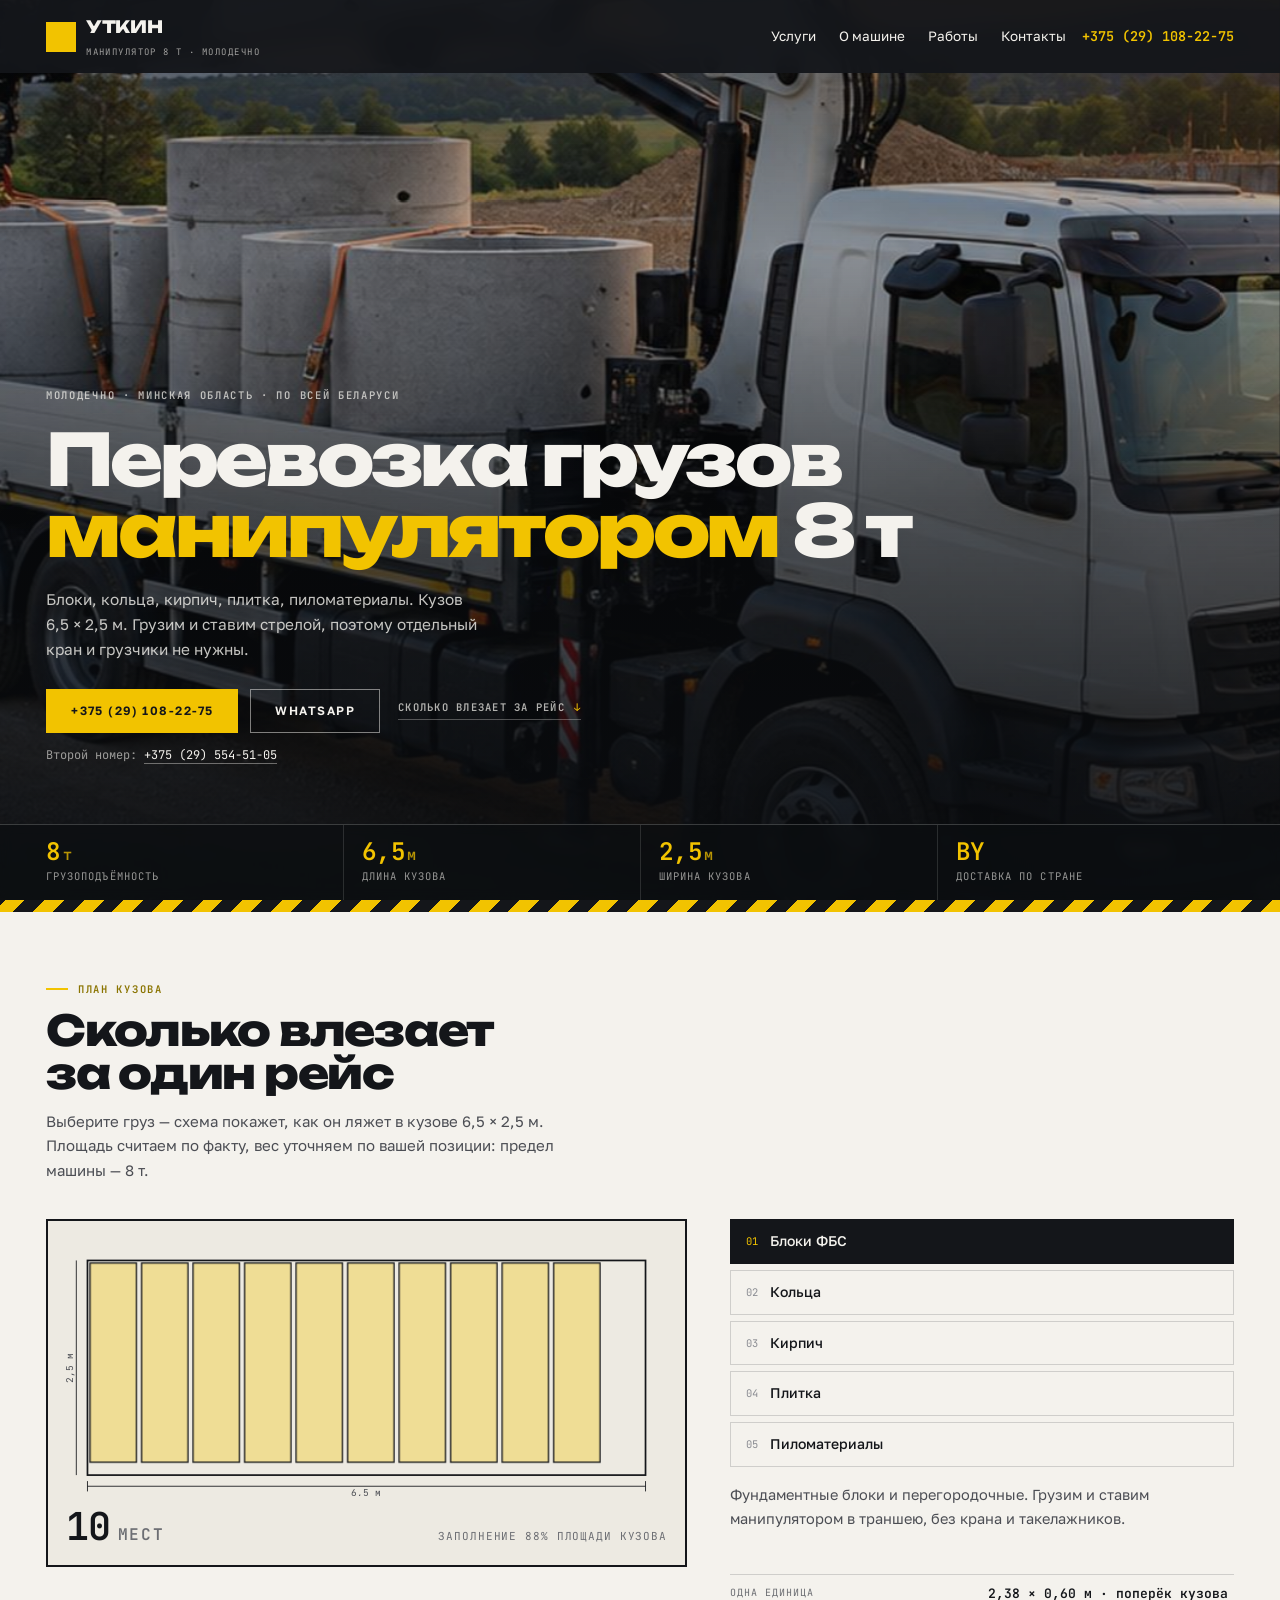
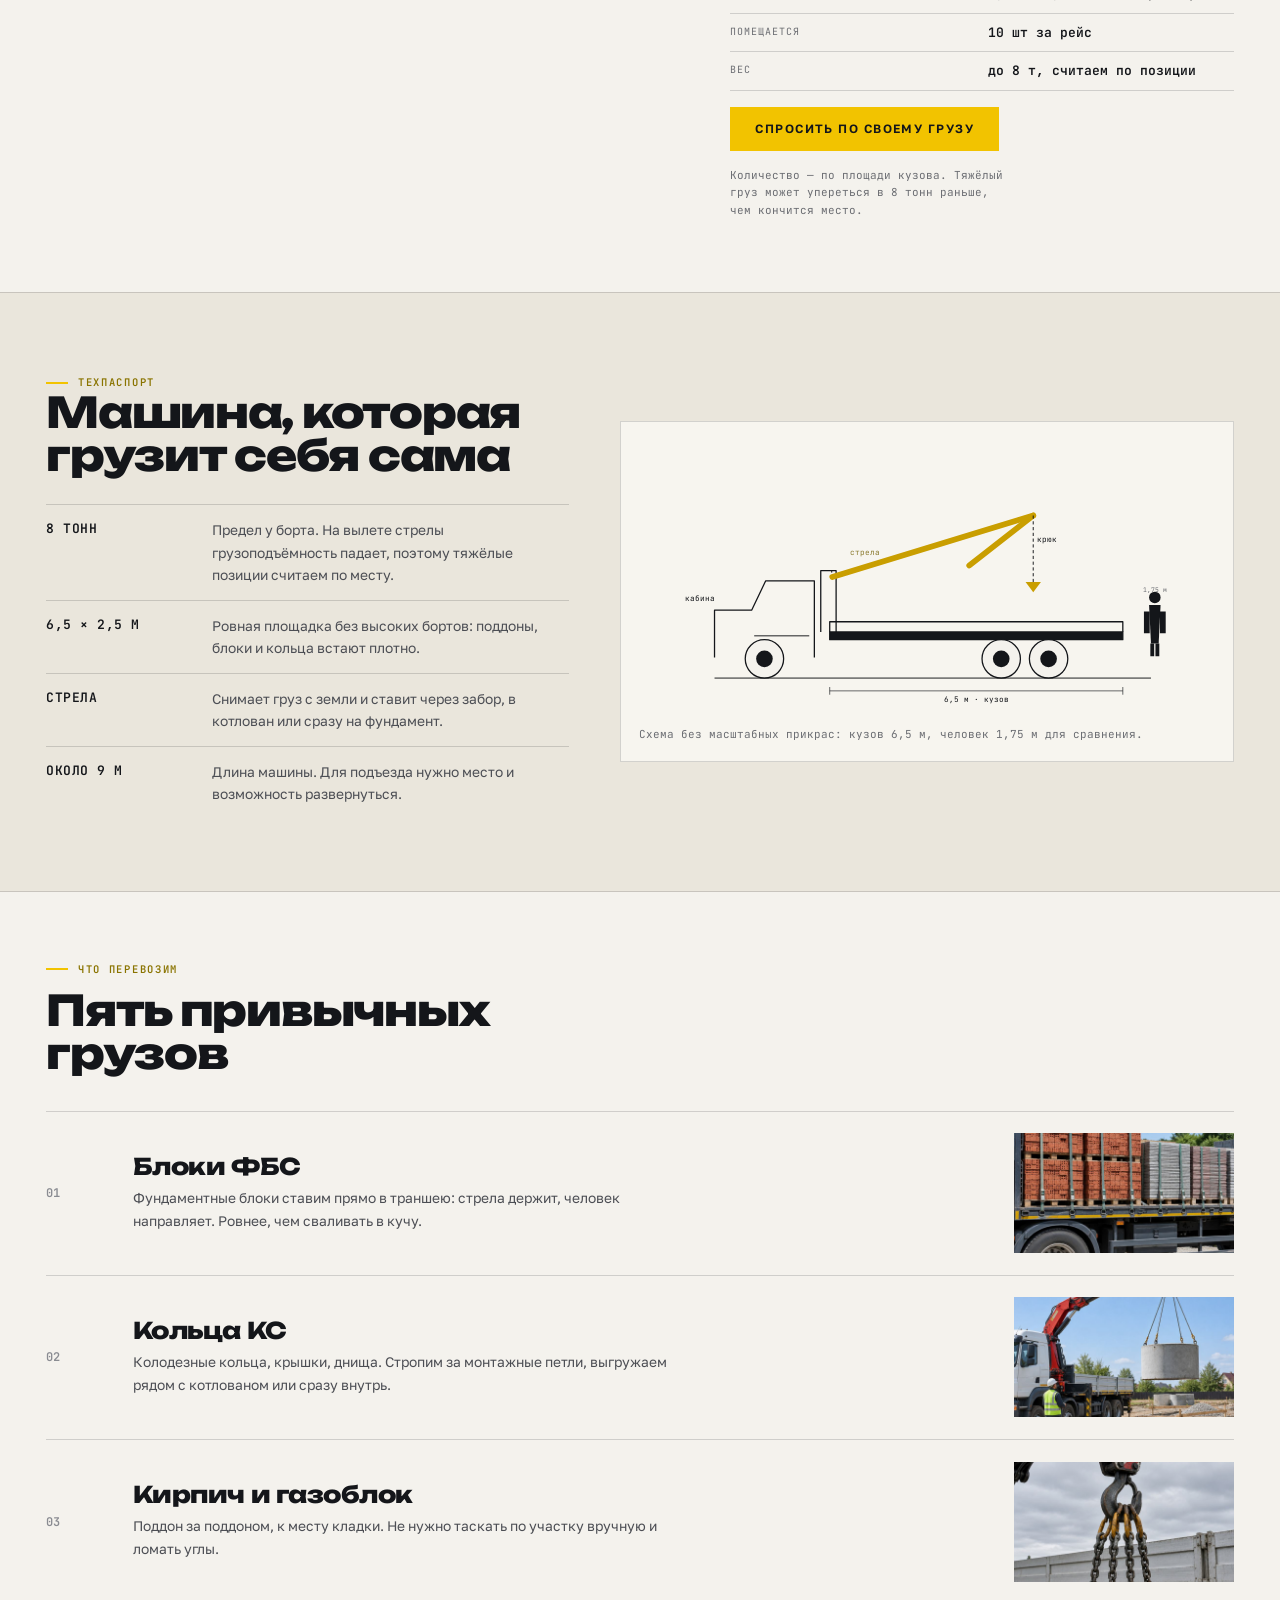
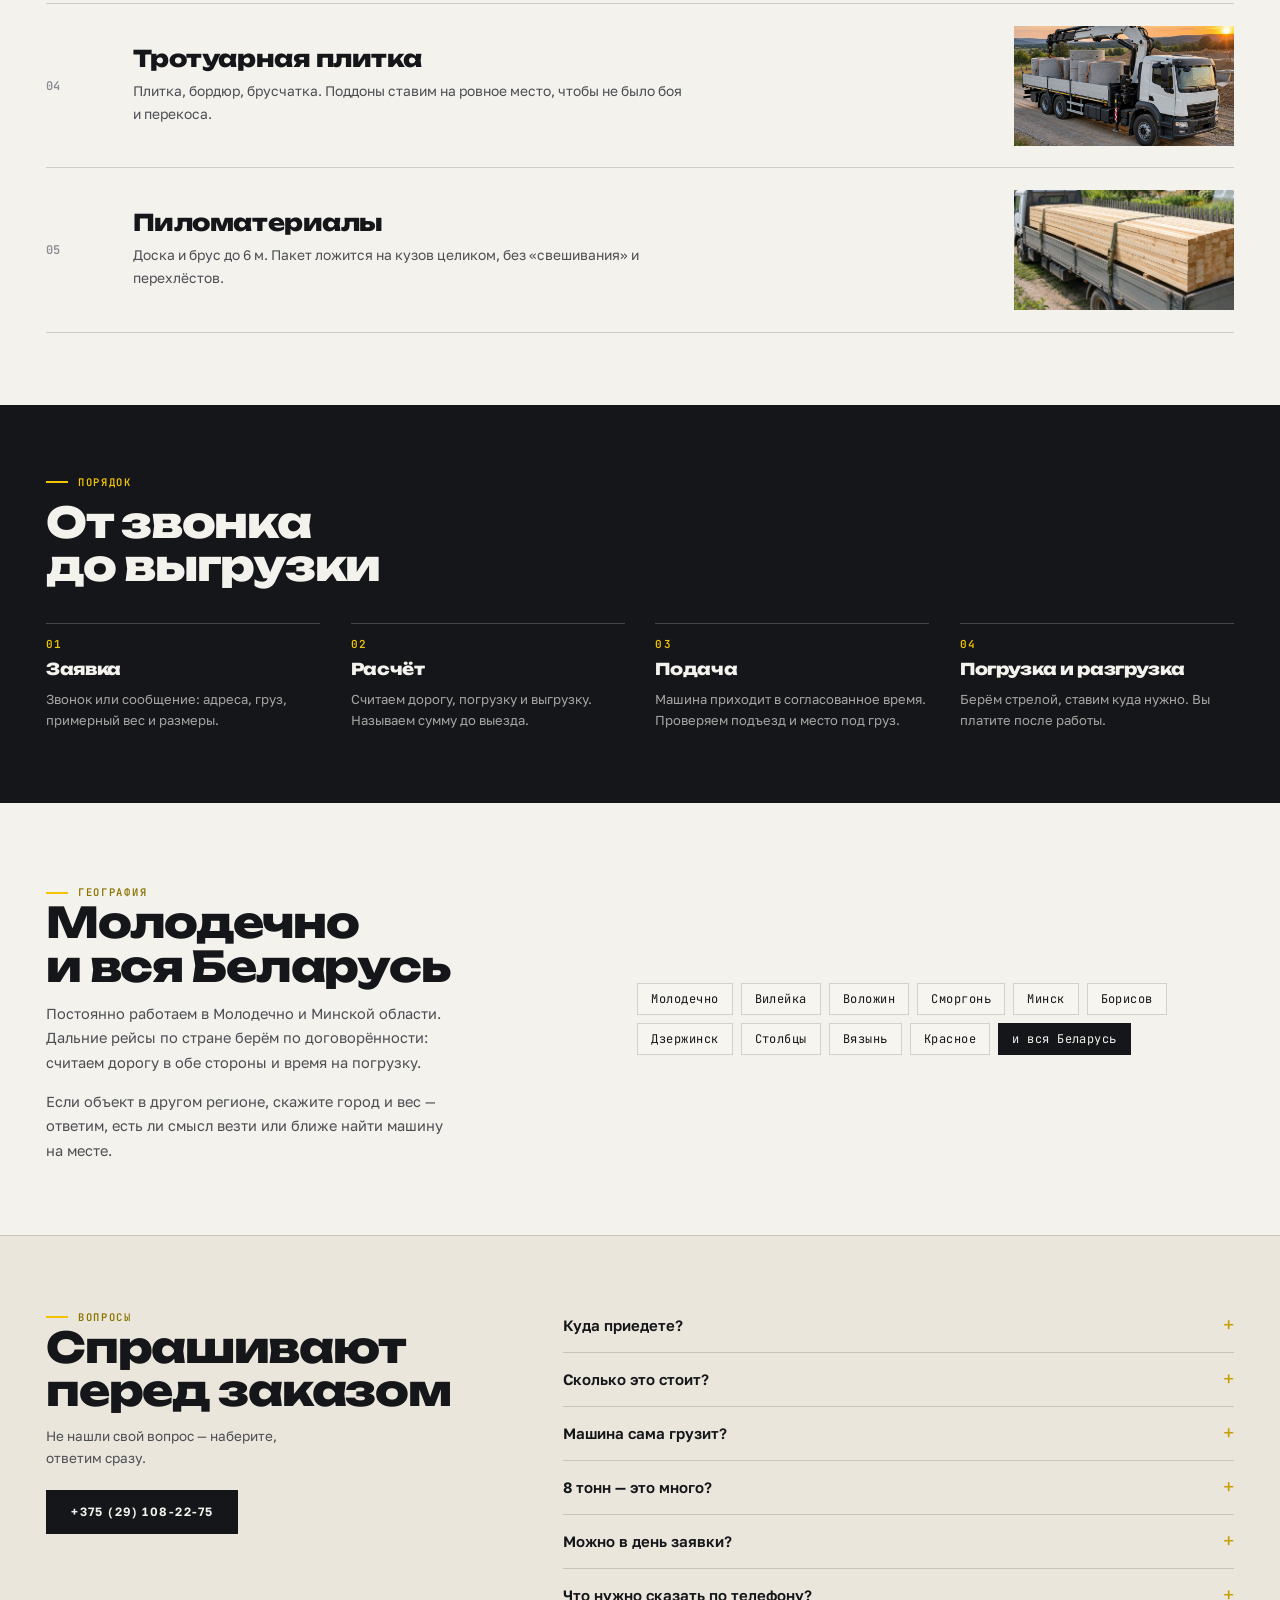
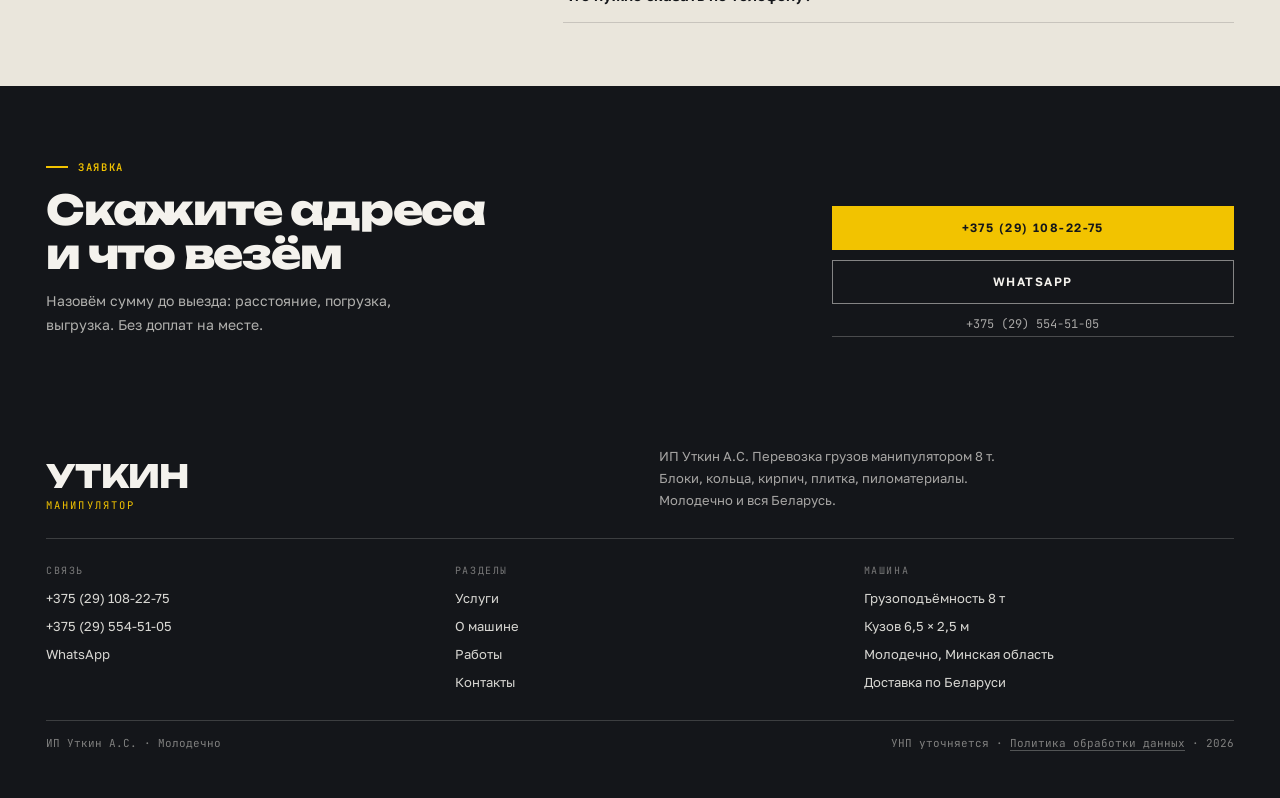
<file: index.html>
<!DOCTYPE html>
<html lang="ru">
<head>
<meta charset="utf-8">
<meta name="viewport" content="width=device-width, initial-scale=1">
<title>Перевозка грузов манипулятором 8 т — Молодечно | ИП Уткин А.С.</title>
<meta name="description" content="Услуги манипулятора 8 т в Молодечно: блоки, кольца, кирпич, плитка, пиломатериалы. Кузов 6,5 × 2,5 м, доставка по Минской области и всей Беларуси.">
<link rel="canonical" href="https://romjjjke.github.io/utkin-manipulyator/index.html">
<meta property="og:type" content="website">
<meta property="og:title" content="Перевозка грузов манипулятором 8 т — Молодечно | ИП Уткин А.С.">
<meta property="og:description" content="Услуги манипулятора 8 т в Молодечно: блоки, кольца, кирпич, плитка, пиломатериалы. Кузов 6,5 × 2,5 м, доставка по Минской области и всей Беларуси.">
<meta property="og:image" content="https://romjjjke.github.io/utkin-manipulyator/assets/img/hero.jpg">
<meta name="theme-color" content="#14161A">
<link rel="icon" href="favicon.svg" type="image/svg+xml">
<style>[hidden]{display:none!important}
*{box-sizing:border-box}
html{-webkit-text-size-adjust:100%;scroll-behavior:smooth;overflow-x:clip}
body{margin:0;background:#F4F2ED;color:#14161A;font:400 16.5px/1.62 "Golos Text",Arial,sans-serif;overflow-x:clip}
img{display:block;max-width:100%;height:auto}
a{color:inherit;text-decoration:none}
h1,h2,h3,p,ul,ol,figure,dl,dd,table{margin:0}
ul,ol{padding:0;list-style:none}
button{font:inherit;color:inherit;cursor:pointer}
.wrap{padding-inline:clamp(16px,3.6vw,56px);max-width:1500px;margin:0 auto}
.hd{position:fixed;top:0;left:0;right:0;z-index:80;background:rgba(20,22,26,.94);backdrop-filter:blur(12px);transition:box-shadow .3s,padding .3s}
.hd--solid,.hd.is-stuck{box-shadow:0 1px 0 rgba(20,22,26,.14)}
.hd__in{display:flex;align-items:center;gap:16px;padding:14px clamp(16px,3.6vw,56px)}
.logo{display:flex;align-items:center;gap:10px;margin-right:auto;color:#F4F2ED}
.logo b{font:800 17px/1 "Unbounded",Arial,sans-serif;letter-spacing:-.02em}
.logo i{display:block;font:400 9px/1.5 "JetBrains Mono",monospace;letter-spacing:.16em;text-transform:uppercase;font-style:normal;opacity:.62;margin-top:5px}
.logo__m{width:30px;height:30px;background:#F2C300;flex:0 0 30px}
.nav{display:flex;gap:clamp(12px,1.8vw,26px)}
.nav a{color:#F4F2ED;font:400 13.5px/1 "Golos Text",sans-serif;padding:6px 0;position:relative}
.nav a::after{content:"";position:absolute;left:0;right:100%;bottom:0;height:2px;background:#F2C300;transition:right .3s}
.nav a:hover::after,.nav a[aria-current]::after{right:0}
.hd__tel{color:#F2C300;font:600 13.5px/1 "JetBrains Mono",monospace;white-space:nowrap}
.burger{display:none;width:42px;height:42px;border:1px solid rgba(244,242,237,.4);background:transparent;color:#F4F2ED;align-items:center;justify-content:center;flex-direction:column;gap:5px}
.burger span{display:block;width:18px;height:1.5px;background:currentColor}
.btn{display:inline-flex;align-items:center;justify-content:center;gap:9px;padding:15px 24px;border:1px solid #F2C300;background:#F2C300;color:#14161A;font:600 12px/1 "Golos Text",sans-serif;letter-spacing:.12em;text-transform:uppercase;transition:background .22s,color .22s,border-color .22s}
.btn:hover{background:#14161A;color:#F2C300;border-color:#14161A}
.btn--dark{background:#14161A;border-color:#14161A;color:#F4F2ED}
.btn--dark:hover{background:#F2C300;border-color:#F2C300;color:#14161A}
.btn--line{background:transparent;border-color:rgba(244,242,237,.5);color:#F4F2ED}
.btn--line:hover{background:#F4F2ED;color:#14161A;border-color:#F4F2ED}
.drawer{position:fixed;inset:0;z-index:200;background:rgba(10,11,13,.66);display:flex;justify-content:flex-end;backdrop-filter:blur(3px)}
.drawer__in{width:min(400px,90vw);height:100%;background:#14161A;color:#F4F2ED;padding:22px;display:flex;flex-direction:column;gap:14px;overflow-y:auto}
.drawer__x{align-self:flex-end;width:40px;height:40px;border:1px solid rgba(244,242,237,.34);background:transparent;color:#F4F2ED;font:300 22px/1 "Golos Text",sans-serif}
.drawer__nav{display:grid;margin-top:8px}
.drawer__nav a{padding:14px 0;border-bottom:1px solid rgba(244,242,237,.16);font:600 20px/1.1 "Unbounded",Arial,sans-serif}
.drawer__foot{margin-top:auto;font:400 11.5px/1.6 "JetBrains Mono",monospace;color:rgba(244,242,237,.5)}
.mobar{display:none}
body.is-locked{overflow:hidden}
@media (max-width:1020px){.nav{display:none}.hd__tel{display:none}.burger{display:flex}}
@media (max-width:760px){
  .mobar{display:grid;grid-template-columns:1fr 1fr;gap:8px;position:fixed;left:0;right:0;bottom:0;z-index:120;padding:8px;background:rgba(20,22,26,.97)}
  .mobar .btn{padding:15px 8px;font-size:11px}
  body{padding-bottom:66px}
}
</style>
<link rel="preconnect" href="https://fonts.googleapis.com">
<link rel="preconnect" href="https://fonts.gstatic.com" crossorigin>
<link rel="stylesheet" href="https://fonts.googleapis.com/css2?family=Unbounded:wght@400;600;800&family=Golos+Text:wght@400;500;600&family=JetBrains+Mono:wght@400;600&display=swap">
<link rel="stylesheet" href="assets/css/style.v1.css">
<script type="application/ld+json">{"@context": "https://schema.org", "@type": "LocalBusiness", "name": "ИП Уткин А.С. — услуги манипулятора", "description": "Перевозка грузов манипулятором 8 т: блоки, кольца, кирпич, плитка, пиломатериалы. Молодечно, Минская область, доставка по всей Беларуси.", "url": "https://romjjjke.github.io/utkin-manipulyator/", "telephone": ["+375 (29) 108-22-75", "+375 (29) 554-51-05"], "priceRange": "по договорённости", "address": {"@type": "PostalAddress", "addressLocality": "Молодечно", "addressRegion": "Минская область", "addressCountry": "BY"}, "areaServed": "Беларусь"}</script>
</head>
<body class="has-hero">
<header class="hd" id="hd">
  <div class="hd__in">
    <a class="logo" href="index.html"><span class="logo__m"></span><span><b>УТКИН</b><i>манипулятор 8 т · Молодечно</i></span></a>
    <nav class="nav" aria-label="Разделы"><a href="uslugi.html">Услуги</a><a href="o-mashine.html">О машине</a><a href="raboty.html">Работы</a><a href="kontakty.html">Контакты</a></nav>
    <a class="hd__tel" href="tel:+375291082275">+375 (29) 108-22-75</a>
    <button class="burger" id="burger" type="button" aria-expanded="false" aria-controls="drawer" aria-label="Открыть меню"><span></span><span></span><span></span></button>
  </div>
</header>
<section class="hero">
  <div class="hero__bg" data-parallax="0.14"><img src="assets/img/hero.jpg" alt="Манипулятор с кольцами на площадке" width="1600" height="930" fetchpriority="high"></div>
  <span class="hero__veil"></span>
  <div class="wrap hero__in">
    <p class="hero__kick">Молодечно · Минская область · по всей Беларуси</p>
    <h1 class="hero__h1">Перевозка грузов<br><em>манипулятором</em> 8 т</h1>
    <p class="hero__lead">Блоки, кольца, кирпич, плитка, пиломатериалы. Кузов 6,5 × 2,5 м. Грузим и ставим стрелой, поэтому отдельный кран и грузчики не нужны.</p>
    <div class="hero__cta">
      <a class="btn" href="tel:+375291082275">+375 (29) 108-22-75</a>
      <a class="btn btn--line" href="https://wa.me/375291082275">WhatsApp</a>
      <a class="hero__more" href="#zagruzka">Сколько влезает за рейс <i>↓</i></a>
    </div>
    <p class="hero__sub">Второй номер: <a href="tel:+375295545105">+375 (29) 554-51-05</a></p>
  </div>
  <div class="plate"><div class="wrap plate__in"><div class="plate__c"><b>8<i>т</i></b><span>грузоподъёмность</span></div><div class="plate__c"><b>6,5<i>м</i></b><span>длина кузова</span></div><div class="plate__c"><b>2,5<i>м</i></b><span>ширина кузова</span></div><div class="plate__c"><b>BY<i></i></b><span>доставка по стране</span></div></div></div>
</section>
<div class="hazard" aria-hidden="true"></div>

<section class="load" id="zagruzka">
  <div class="wrap">
    <div class="sec__head">
      <p class="kick">План кузова</p>
      <h2 class="h2">Сколько влезает<br>за один рейс</h2>
      <p class="sec__lead">Выберите груз — схема покажет, как он ляжет в кузове 6,5 × 2,5 м. Площадь считаем по факту, вес уточняем по вашей позиции: предел машины — 8 т.</p>
    </div>
    <div class="load__body">
      <div class="load__fig">
        <svg id="bodyPlan" viewBox="0 0 700 300" role="img" aria-label="План кузова с грузом">
          <rect x="0" y="0" width="700" height="300" fill="#EDEAE2"/>
          <g id="planUnits"></g>
          <rect id="planFrame" x="25" y="25" width="650" height="250" fill="none" stroke="#14161A" stroke-width="2"/>
          <g id="planDims"></g>
        </svg>
        <div class="load__read">
          <p class="load__num"><span id="loadCount">0</span><i>мест</i></p>
          <p class="load__fill" id="loadFill">заполнение кузова</p>
        </div>
      </div>
      <div class="load__ctrl">
        <div class="cg__list" role="tablist" aria-label="Тип груза"><button type="button" class="cg is-on" data-c="blocks" role="tab" aria-selected="true"><i>01</i>Блоки ФБС</button><button type="button" class="cg" data-c="rings" role="tab" aria-selected="false"><i>02</i>Кольца</button><button type="button" class="cg" data-c="brick" role="tab" aria-selected="false"><i>03</i>Кирпич</button><button type="button" class="cg" data-c="tile" role="tab" aria-selected="false"><i>04</i>Плитка</button><button type="button" class="cg" data-c="lumber" role="tab" aria-selected="false"><i>05</i>Пиломатериалы</button></div>
        <p class="load__desc" id="loadDesc"></p>
        <dl class="load__spec">
          <div><dt>Одна единица</dt><dd id="specUnit">—</dd></div>
          <div><dt>Помещается</dt><dd id="specCount">—</dd></div>
          <div><dt>Вес</dt><dd>до 8 т, считаем по позиции</dd></div>
        </dl>
        <a class="btn" href="https://wa.me/375291082275">Спросить по своему грузу</a>
        <p class="load__fine">Количество — по площади кузова. Тяжёлый груз может упереться в 8 тонн раньше, чем кончится место.</p>
      </div>
    </div>
  </div>
</section>

<section class="tech">
  <div class="wrap tech__grid">
    <div class="tech__txt">
      <p class="kick">Техпаспорт</p>
      <h2 class="h2">Машина, которая<br>грузит себя сама</h2>
      <ul class="tech__list">
        <li><b>8 тонн</b><span>Предел у борта. На вылете стрелы грузоподъёмность падает, поэтому тяжёлые позиции считаем по месту.</span></li>
        <li><b>6,5 × 2,5 м</b><span>Ровная площадка без высоких бортов: поддоны, блоки и кольца встают плотно.</span></li>
        <li><b>Стрела</b><span>Снимает груз с земли и ставит через забор, в котлован или сразу на фундамент.</span></li>
        <li><b>Около 9 м</b><span>Длина машины. Для подъезда нужно место и возможность развернуться.</span></li>
      </ul>
    </div>
    <figure class="tech__fig"><svg viewBox="0 0 900 430" class="truck" role="img" aria-label="Схема машины с манипулятором: кузов 6,5 метра, ширина 2,5 метра, человек для масштаба">
  <g stroke="#14161A" fill="none" stroke-width="2" stroke-linejoin="round">
    <path d="M118 340 v-74 h58 l22 -46 h76 v120" />
    <path d="M180 306 h86" stroke-width="1.5"/>
    <rect x="298" y="300" width="458" height="12" fill="#14161A"/>
    <path d="M298 300 v-16 h458 v16"/>
    <path d="M284 300 v-96 h24 v96" />
    <path d="M302 206 L300 206" />
    <circle cx="196" cy="342" r="30" fill="#F4F2ED"/>
    <circle cx="196" cy="342" r="13" fill="#14161A" stroke="none"/>
    <circle cx="566" cy="342" r="30" fill="#F4F2ED"/>
    <circle cx="566" cy="342" r="13" fill="#14161A" stroke="none"/>
    <circle cx="640" cy="342" r="30" fill="#F4F2ED"/>
    <circle cx="640" cy="342" r="13" fill="#14161A" stroke="none"/>
    <g stroke="#C99E00" stroke-width="9" stroke-linecap="round">
      <path d="M302 214 L616 118"/>
      <path d="M616 118 L516 196"/>
    </g>
    <path d="M616 118 v104" stroke-dasharray="5 4" stroke-width="1.5"/>
    <path d="M604 222 h24 l-12 16 z" fill="#C99E00" stroke="none"/>
    <path d="M118 372 H800" stroke-width="1.5"/>
  </g>
  <g font-family="JetBrains Mono, monospace" font-size="12" fill="#14161A">
    <path d="M298 392 H756" stroke="#14161A" stroke-width="1"/>
    <path d="M298 386 v12 M756 386 v12" stroke="#14161A" stroke-width="1"/>
    <text x="527" y="410" text-anchor="middle">6,5 м · кузов</text>
    <text x="330" y="180" fill="#8A7A2E">стрела</text>
    <text x="622" y="160">крюк</text>
    <text x="96" y="252" text-anchor="middle">кабина</text>
  </g>
  <g transform="translate(806 246)" fill="#14161A">
    <circle cx="0" cy="0" r="9"/>
    <path d="M-9 12 h18 l-3 60 h-12 z"/>
    <path d="M-8 22 h-9 v34 h9 M8 22 h9 v34 h-9"/>
    <path d="M-7 72 h6 v20 h-6 z M1 72 h6 v20 h-6 z"/>
  </g>
  <text x="806" y="238" font-family="JetBrains Mono, monospace" font-size="10" fill="#6C6E73" text-anchor="middle">1,75 м</text>
</svg><figcaption>Схема без масштабных прикрас: кузов 6,5 м, человек 1,75 м для сравнения.</figcaption></figure>
  </div>
</section>

<section class="cargo">
  <div class="wrap">
    <div class="sec__head">
      <p class="kick">Что перевозим</p>
      <h2 class="h2">Пять привычных<br>грузов</h2>
    </div>
    <ul class="cgo">
      <li class="cgo__r"><span class="cgo__n">01</span><div><b>Блоки ФБС</b><p>Фундаментные блоки ставим прямо в траншею: стрела держит, человек направляет. Ровнее, чем сваливать в кучу.</p></div><figure><img src="assets/img/pallets.jpg" alt="Поддоны с кирпичом в кузове" loading="lazy" width="900" height="692"></figure></li>
      <li class="cgo__r"><span class="cgo__n">02</span><div><b>Кольца КС</b><p>Колодезные кольца, крышки, днища. Стропим за монтажные петли, выгружаем рядом с котлованом или сразу внутрь.</p></div><figure><img src="assets/img/rings.jpg" alt="Манипулятор поднимает кольцо" loading="lazy" width="900" height="692"></figure></li>
      <li class="cgo__r"><span class="cgo__n">03</span><div><b>Кирпич и газоблок</b><p>Поддон за поддоном, к месту кладки. Не нужно таскать по участку вручную и ломать углы.</p></div><figure><img src="assets/img/hook.jpg" alt="Крюк со стропами" loading="lazy" width="900" height="692"></figure></li>
      <li class="cgo__r"><span class="cgo__n">04</span><div><b>Тротуарная плитка</b><p>Плитка, бордюр, брусчатка. Поддоны ставим на ровное место, чтобы не было боя и перекоса.</p></div><figure><img src="assets/img/hero.jpg" alt="Машина с грузом" loading="lazy" width="1600" height="930"></figure></li>
      <li class="cgo__r"><span class="cgo__n">05</span><div><b>Пиломатериалы</b><p>Доска и брус до 6 м. Пакет ложится на кузов целиком, без «свешивания» и перехлёстов.</p></div><figure><img src="assets/img/lumber.jpg" alt="Пиломатериалы на кузове" loading="lazy" width="900" height="692"></figure></li>
    </ul>
  </div>
</section>

<section class="proc">
  <div class="wrap">
    <div class="sec__head"><p class="kick kick--inv">Порядок</p><h2 class="h2 h2--inv">От звонка<br>до выгрузки</h2></div>
    <ol class="proc__list"><li class="stp"><span class="stp__n">01</span><b class="stp__t">Заявка</b><span class="stp__d">Звонок или сообщение: адреса, груз, примерный вес и размеры.</span></li><li class="stp"><span class="stp__n">02</span><b class="stp__t">Расчёт</b><span class="stp__d">Считаем дорогу, погрузку и выгрузку. Называем сумму до выезда.</span></li><li class="stp"><span class="stp__n">03</span><b class="stp__t">Подача</b><span class="stp__d">Машина приходит в согласованное время. Проверяем подъезд и место под груз.</span></li><li class="stp"><span class="stp__n">04</span><b class="stp__t">Погрузка и разгрузка</b><span class="stp__d">Берём стрелой, ставим куда нужно. Вы платите после работы.</span></li></ol>
  </div>
</section>

<section class="zone">
  <div class="wrap zone__grid">
    <div>
      <p class="kick">География</p>
      <h2 class="h2">Молодечно<br>и вся Беларусь</h2>
      <p class="zone__p">Постоянно работаем в Молодечно и Минской области. Дальние рейсы по стране берём по договорённости: считаем дорогу в обе стороны и время на погрузку.</p>
      <p class="zone__p">Если объект в другом регионе, скажите город и вес — ответим, есть ли смысл везти или ближе найти машину на месте.</p>
    </div>
    <div class="zone__tags">
      <span>Молодечно</span><span>Вилейка</span><span>Воложин</span><span>Сморгонь</span><span>Минск</span><span>Борисов</span><span>Дзержинск</span><span>Столбцы</span><span>Вязынь</span><span>Красное</span><span>и вся Беларусь</span>
    </div>
  </div>
</section>

<section class="faq">
  <div class="wrap faq__grid">
    <div class="faq__side">
      <p class="kick">Вопросы</p>
      <h2 class="h2">Спрашивают<br>перед заказом</h2>
      <p class="faq__note">Не нашли свой вопрос — наберите, ответим сразу.</p>
      <a class="btn btn--dark" href="tel:+375291082275">+375 (29) 108-22-75</a>
    </div>
    <div class="faq__list"><details class="qa"><summary>Куда приедете?</summary><p>Молодечно и Минская область — постоянно. По всей Беларуси — по договорённости: считаем дорогу и время в обе стороны.</p></details><details class="qa"><summary>Сколько это стоит?</summary><p>Цена зависит от расстояния, веса и того, сколько времени займёт погрузка с разгрузкой. Скажите адреса и что везём — назовём сумму до выезда.</p></details><details class="qa"><summary>Машина сама грузит?</summary><p>Да, в этом смысл манипулятора: стрела снимает груз с площадки и ставит его на место. Отдельный кран и грузчики обычно не нужны.</p></details><details class="qa"><summary>8 тонн — это много?</summary><p>Восемь тонн — предел машины у борта. На вылете стрелы грузоподъёмность ниже, поэтому тяжёлые позиции считаем по месту и по вылету.</p></details><details class="qa"><summary>Можно в день заявки?</summary><p>Иногда да, если машина свободна и адреса рядом. Лучше звонить заранее: в сезон утро и обед заняты.</p></details><details class="qa"><summary>Что нужно сказать по телефону?</summary><p>Адрес загрузки и разгрузки, что везём (тип, размер, вес), есть ли подъезд для машины длиной около 9 метров.</p></details></div>
  </div>
</section>

<section class="end">
  <div class="wrap end__in">
    <div>
      <p class="kick kick--inv">Заявка</p>
      <h2 class="end__h">Скажите адреса<br>и что везём</h2>
      <p class="end__p">Назовём сумму до выезда: расстояние, погрузка, выгрузка. Без доплат на месте.</p>
    </div>
    <div class="end__cta">
      <a class="btn" href="tel:+375291082275">+375 (29) 108-22-75</a>
      <a class="btn btn--line" href="https://wa.me/375291082275">WhatsApp</a>
      <a class="end__tel" href="tel:+375295545105">+375 (29) 554-51-05</a>
    </div>
  </div>
</section>
<footer class="ft">
  <div class="wrap">
    <div class="ft__top">
      <p class="ft__brand">УТКИН<span>манипулятор</span></p>
      <p class="ft__lead">ИП Уткин А.С. Перевозка грузов манипулятором 8 т. Блоки, кольца, кирпич, плитка, пиломатериалы. Молодечно и вся Беларусь.</p>
    </div>
    <div class="ft__grid">
      <div><p class="ft__lbl">Связь</p><ul class="ft__list"><li><a href="tel:+375291082275">+375 (29) 108-22-75</a></li><li><a href="tel:+375295545105">+375 (29) 554-51-05</a></li><li><a href="https://wa.me/375291082275">WhatsApp</a></li></ul></div>
      <div><p class="ft__lbl">Разделы</p><ul class="ft__list"><li><a href="uslugi.html">Услуги</a></li><li><a href="o-mashine.html">О машине</a></li><li><a href="raboty.html">Работы</a></li><li><a href="kontakty.html">Контакты</a></li></ul></div>
      <div><p class="ft__lbl">Машина</p><ul class="ft__list"><li>Грузоподъёмность 8 т</li><li>Кузов 6,5 × 2,5 м</li><li>Молодечно, Минская область</li><li>Доставка по Беларуси</li></ul></div>
    </div>
    <div class="ft__bot"><span>ИП Уткин А.С. · Молодечно</span><span>УНП уточняется · <a href="politika.html">Политика обработки данных</a> · <span id="year">2026</span></span></div>
  </div>
</footer>
<div class="mobar">
  <a class="btn" href="tel:+375291082275">Позвонить</a>
  <a class="btn btn--line" href="https://wa.me/375291082275">WhatsApp</a>
</div>
<div class="drawer" id="drawer" hidden>
  <div class="drawer__in">
    <button class="drawer__x" id="drawer-x" type="button" aria-label="Закрыть меню">×</button>
    <nav class="drawer__nav" aria-label="Мобильное меню"><a href="uslugi.html">Услуги</a><a href="o-mashine.html">О машине</a><a href="raboty.html">Работы</a><a href="kontakty.html">Контакты</a><a href="politika.html">Политика</a></nav>
    <a class="btn" href="tel:+375291082275">+375 (29) 108-22-75</a>
    <a class="btn btn--line" href="tel:+375295545105">+375 (29) 554-51-05</a>
    <a class="btn btn--line" href="https://wa.me/375291082275">WhatsApp</a>
    <p class="drawer__foot">Молодечно, Минская область<br>Перевозки по всей Беларуси</p>
  </div>
</div>
<script src="assets/js/main.v1.js" defer></script></body></html>
</file>
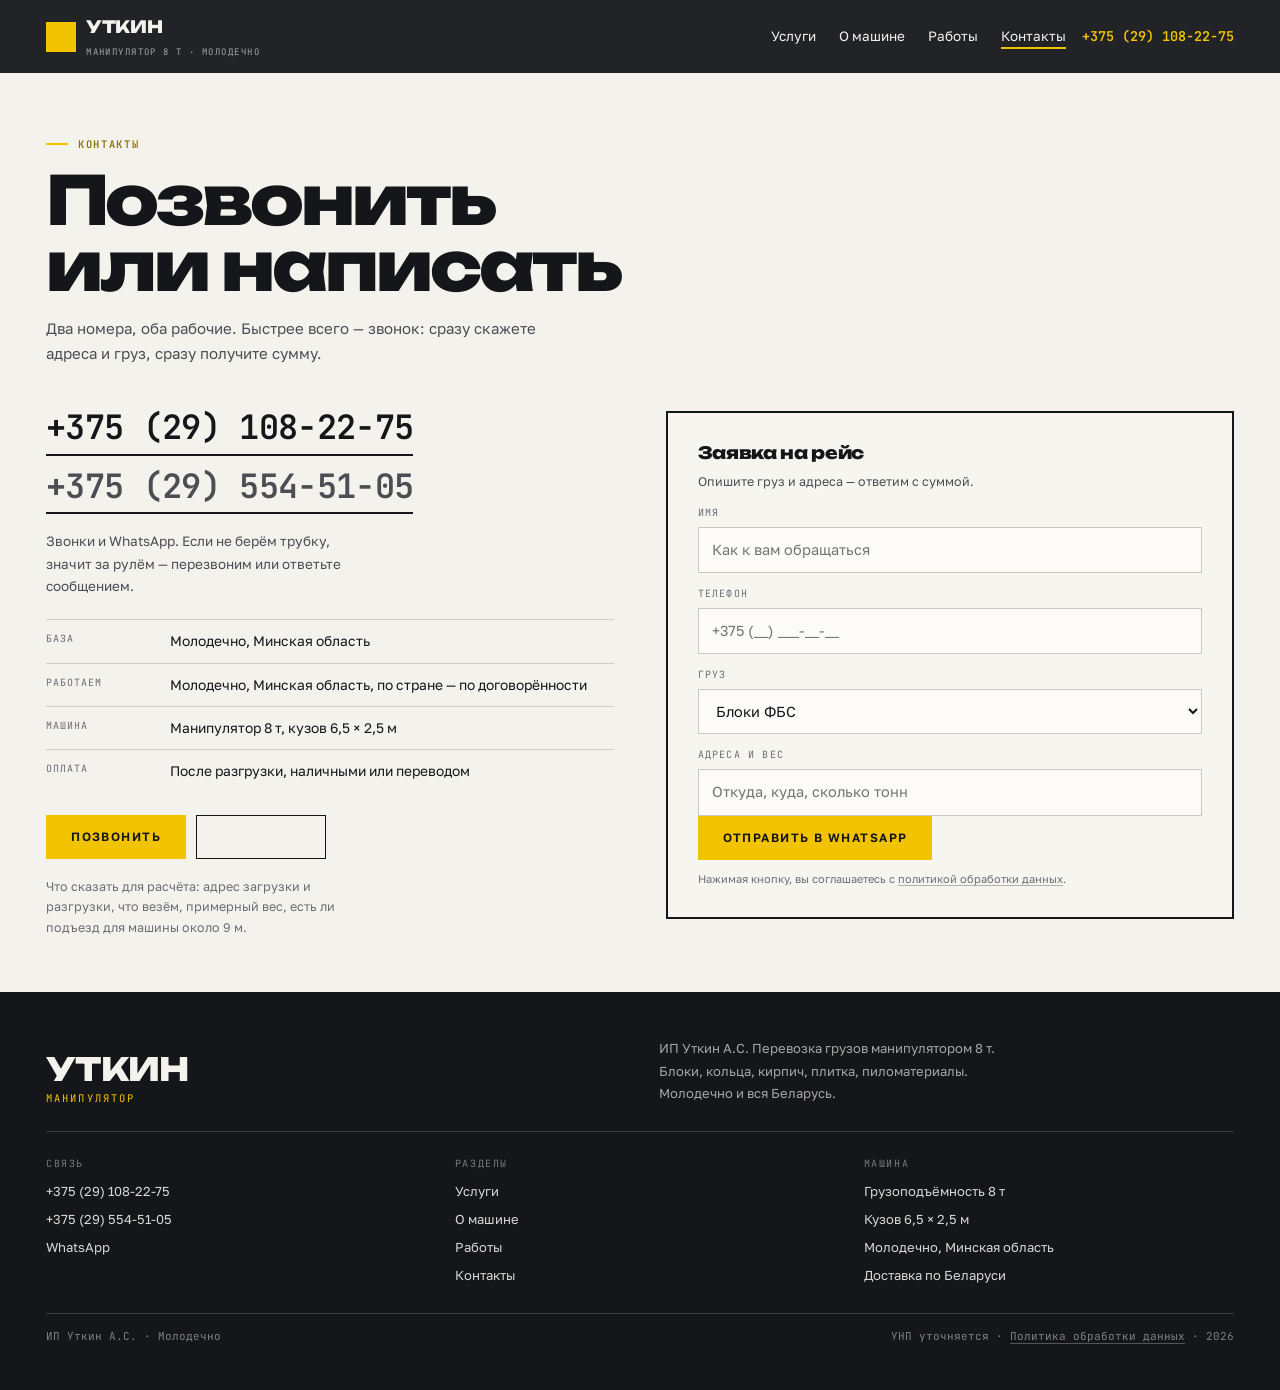
<file: kontakty.html>
<!DOCTYPE html>
<html lang="ru">
<head>
<meta charset="utf-8">
<meta name="viewport" content="width=device-width, initial-scale=1">
<title>Контакты — услуги манипулятора | +375 (29) 108-22-75, +375 (29) 554-51-05</title>
<meta name="description" content="Телефоны и WhatsApp манипулятора в Молодечно. Заявка на перевозку блоков, колец, кирпича, плитки и пиломатериалов.">
<link rel="canonical" href="https://romjjjke.github.io/utkin-manipulyator/kontakty.html">
<meta property="og:type" content="website">
<meta property="og:title" content="Контакты — услуги манипулятора | +375 (29) 108-22-75, +375 (29) 554-51-05">
<meta property="og:description" content="Телефоны и WhatsApp манипулятора в Молодечно. Заявка на перевозку блоков, колец, кирпича, плитки и пиломатериалов.">
<meta property="og:image" content="https://romjjjke.github.io/utkin-manipulyator/assets/img/hero.jpg">
<meta name="theme-color" content="#14161A">
<link rel="icon" href="favicon.svg" type="image/svg+xml">
<style>[hidden]{display:none!important}
*{box-sizing:border-box}
html{-webkit-text-size-adjust:100%;scroll-behavior:smooth;overflow-x:clip}
body{margin:0;background:#F4F2ED;color:#14161A;font:400 16.5px/1.62 "Golos Text",Arial,sans-serif;overflow-x:clip}
img{display:block;max-width:100%;height:auto}
a{color:inherit;text-decoration:none}
h1,h2,h3,p,ul,ol,figure,dl,dd,table{margin:0}
ul,ol{padding:0;list-style:none}
button{font:inherit;color:inherit;cursor:pointer}
.wrap{padding-inline:clamp(16px,3.6vw,56px);max-width:1500px;margin:0 auto}
.hd{position:fixed;top:0;left:0;right:0;z-index:80;background:rgba(20,22,26,.94);backdrop-filter:blur(12px);transition:box-shadow .3s,padding .3s}
.hd--solid,.hd.is-stuck{box-shadow:0 1px 0 rgba(20,22,26,.14)}
.hd__in{display:flex;align-items:center;gap:16px;padding:14px clamp(16px,3.6vw,56px)}
.logo{display:flex;align-items:center;gap:10px;margin-right:auto;color:#F4F2ED}
.logo b{font:800 17px/1 "Unbounded",Arial,sans-serif;letter-spacing:-.02em}
.logo i{display:block;font:400 9px/1.5 "JetBrains Mono",monospace;letter-spacing:.16em;text-transform:uppercase;font-style:normal;opacity:.62;margin-top:5px}
.logo__m{width:30px;height:30px;background:#F2C300;flex:0 0 30px}
.nav{display:flex;gap:clamp(12px,1.8vw,26px)}
.nav a{color:#F4F2ED;font:400 13.5px/1 "Golos Text",sans-serif;padding:6px 0;position:relative}
.nav a::after{content:"";position:absolute;left:0;right:100%;bottom:0;height:2px;background:#F2C300;transition:right .3s}
.nav a:hover::after,.nav a[aria-current]::after{right:0}
.hd__tel{color:#F2C300;font:600 13.5px/1 "JetBrains Mono",monospace;white-space:nowrap}
.burger{display:none;width:42px;height:42px;border:1px solid rgba(244,242,237,.4);background:transparent;color:#F4F2ED;align-items:center;justify-content:center;flex-direction:column;gap:5px}
.burger span{display:block;width:18px;height:1.5px;background:currentColor}
.btn{display:inline-flex;align-items:center;justify-content:center;gap:9px;padding:15px 24px;border:1px solid #F2C300;background:#F2C300;color:#14161A;font:600 12px/1 "Golos Text",sans-serif;letter-spacing:.12em;text-transform:uppercase;transition:background .22s,color .22s,border-color .22s}
.btn:hover{background:#14161A;color:#F2C300;border-color:#14161A}
.btn--dark{background:#14161A;border-color:#14161A;color:#F4F2ED}
.btn--dark:hover{background:#F2C300;border-color:#F2C300;color:#14161A}
.btn--line{background:transparent;border-color:rgba(244,242,237,.5);color:#F4F2ED}
.btn--line:hover{background:#F4F2ED;color:#14161A;border-color:#F4F2ED}
.drawer{position:fixed;inset:0;z-index:200;background:rgba(10,11,13,.66);display:flex;justify-content:flex-end;backdrop-filter:blur(3px)}
.drawer__in{width:min(400px,90vw);height:100%;background:#14161A;color:#F4F2ED;padding:22px;display:flex;flex-direction:column;gap:14px;overflow-y:auto}
.drawer__x{align-self:flex-end;width:40px;height:40px;border:1px solid rgba(244,242,237,.34);background:transparent;color:#F4F2ED;font:300 22px/1 "Golos Text",sans-serif}
.drawer__nav{display:grid;margin-top:8px}
.drawer__nav a{padding:14px 0;border-bottom:1px solid rgba(244,242,237,.16);font:600 20px/1.1 "Unbounded",Arial,sans-serif}
.drawer__foot{margin-top:auto;font:400 11.5px/1.6 "JetBrains Mono",monospace;color:rgba(244,242,237,.5)}
.mobar{display:none}
body.is-locked{overflow:hidden}
@media (max-width:1020px){.nav{display:none}.hd__tel{display:none}.burger{display:flex}}
@media (max-width:760px){
  .mobar{display:grid;grid-template-columns:1fr 1fr;gap:8px;position:fixed;left:0;right:0;bottom:0;z-index:120;padding:8px;background:rgba(20,22,26,.97)}
  .mobar .btn{padding:15px 8px;font-size:11px}
  body{padding-bottom:66px}
}
</style>
<link rel="preconnect" href="https://fonts.googleapis.com">
<link rel="preconnect" href="https://fonts.gstatic.com" crossorigin>
<link rel="stylesheet" href="https://fonts.googleapis.com/css2?family=Unbounded:wght@400;600;800&family=Golos+Text:wght@400;500;600&family=JetBrains+Mono:wght@400;600&display=swap">
<link rel="stylesheet" href="assets/css/style.v1.css">
<script type="application/ld+json">{"@context": "https://schema.org", "@type": "LocalBusiness", "name": "ИП Уткин А.С. — услуги манипулятора", "description": "Перевозка грузов манипулятором 8 т: блоки, кольца, кирпич, плитка, пиломатериалы. Молодечно, Минская область, доставка по всей Беларуси.", "url": "https://romjjjke.github.io/utkin-manipulyator/", "telephone": ["+375 (29) 108-22-75", "+375 (29) 554-51-05"], "priceRange": "по договорённости", "address": {"@type": "PostalAddress", "addressLocality": "Молодечно", "addressRegion": "Минская область", "addressCountry": "BY"}, "areaServed": "Беларусь"}</script>
</head>
<body class="inner">
<header class="hd" id="hd">
  <div class="hd__in">
    <a class="logo" href="index.html"><span class="logo__m"></span><span><b>УТКИН</b><i>манипулятор 8 т · Молодечно</i></span></a>
    <nav class="nav" aria-label="Разделы"><a href="uslugi.html">Услуги</a><a href="o-mashine.html">О машине</a><a href="raboty.html">Работы</a><a href="kontakty.html" aria-current="page">Контакты</a></nav>
    <a class="hd__tel" href="tel:+375291082275">+375 (29) 108-22-75</a>
    <button class="burger" id="burger" type="button" aria-expanded="false" aria-controls="drawer" aria-label="Открыть меню"><span></span><span></span><span></span></button>
  </div>
</header>
<section class="ph"><div class="wrap">
  <p class="kick">Контакты</p><h1 class="ph__h">Позвонить<br>или написать</h1><p class="ph__lead">Два номера, оба рабочие. Быстрее всего — звонок: сразу скажете адреса и груз, сразу получите сумму.</p>
</div></section><section class="contact"><div class="wrap contact__grid">
  <div>
    <a class="contact__tel" href="tel:+375291082275">+375 (29) 108-22-75</a>
    <a class="contact__tel contact__tel--2" href="tel:+375295545105">+375 (29) 554-51-05</a>
    <p class="contact__note">Звонки и WhatsApp. Если не берём трубку, значит за рулём — перезвоним или ответьте сообщением.</p>
    <dl class="defs">
      <div><dt>База</dt><dd>Молодечно, Минская область</dd></div>
      <div><dt>Работаем</dt><dd>Молодечно, Минская область, по стране — по договорённости</dd></div>
      <div><dt>Машина</dt><dd>Манипулятор 8 т, кузов 6,5 × 2,5 м</dd></div>
      <div><dt>Оплата</dt><dd>После разгрузки, наличными или переводом</dd></div>
    </dl>
    <div class="contact__act"><a class="btn" href="tel:+375291082275">Позвонить</a><a class="btn btn--line" href="https://wa.me/375291082275" style="border-color:#14161A">WhatsApp</a></div>
    <p class="contact__what">Что сказать для расчёта: адрес загрузки и разгрузки, что везём, примерный вес, есть ли подъезд для машины около 9 м.</p>
  </div>
  <form class="form" id="lead-form" novalidate>
    <p class="form__t">Заявка на рейс</p>
    <p class="form__n">Опишите груз и адреса — ответим с суммой.</p>
    <div class="form__row"><label for="f-name">Имя</label><input id="f-name" type="text" autocomplete="name" placeholder="Как к вам обращаться"></div>
    <div class="form__row"><label for="f-phone">Телефон</label><input id="f-phone" type="tel" autocomplete="tel" placeholder="+375 (__) ___-__-__"></div>
    <div class="form__row"><label for="f-what">Груз</label><select id="f-what">
      <option>Блоки ФБС</option><option>Кольца КС</option><option>Кирпич, газоблок</option>
      <option>Плитка, бордюр</option><option>Пиломатериалы</option><option>Другое</option></select></div>
    <div class="form__row"><label for="f-note">Адреса и вес</label><input id="f-note" type="text" placeholder="Откуда, куда, сколько тонн"></div>
    <button class="btn" type="submit">Отправить в WhatsApp</button>
    <p class="form__fine">Нажимая кнопку, вы соглашаетесь с <a href="politika.html">политикой обработки данных</a>.</p>
    <div class="form__ok" id="form-ok"></div>
  </form>
</div></section><footer class="ft">
  <div class="wrap">
    <div class="ft__top">
      <p class="ft__brand">УТКИН<span>манипулятор</span></p>
      <p class="ft__lead">ИП Уткин А.С. Перевозка грузов манипулятором 8 т. Блоки, кольца, кирпич, плитка, пиломатериалы. Молодечно и вся Беларусь.</p>
    </div>
    <div class="ft__grid">
      <div><p class="ft__lbl">Связь</p><ul class="ft__list"><li><a href="tel:+375291082275">+375 (29) 108-22-75</a></li><li><a href="tel:+375295545105">+375 (29) 554-51-05</a></li><li><a href="https://wa.me/375291082275">WhatsApp</a></li></ul></div>
      <div><p class="ft__lbl">Разделы</p><ul class="ft__list"><li><a href="uslugi.html">Услуги</a></li><li><a href="o-mashine.html">О машине</a></li><li><a href="raboty.html">Работы</a></li><li><a href="kontakty.html">Контакты</a></li></ul></div>
      <div><p class="ft__lbl">Машина</p><ul class="ft__list"><li>Грузоподъёмность 8 т</li><li>Кузов 6,5 × 2,5 м</li><li>Молодечно, Минская область</li><li>Доставка по Беларуси</li></ul></div>
    </div>
    <div class="ft__bot"><span>ИП Уткин А.С. · Молодечно</span><span>УНП уточняется · <a href="politika.html">Политика обработки данных</a> · <span id="year">2026</span></span></div>
  </div>
</footer>
<div class="mobar">
  <a class="btn" href="tel:+375291082275">Позвонить</a>
  <a class="btn btn--line" href="https://wa.me/375291082275">WhatsApp</a>
</div>
<div class="drawer" id="drawer" hidden>
  <div class="drawer__in">
    <button class="drawer__x" id="drawer-x" type="button" aria-label="Закрыть меню">×</button>
    <nav class="drawer__nav" aria-label="Мобильное меню"><a href="uslugi.html">Услуги</a><a href="o-mashine.html">О машине</a><a href="raboty.html">Работы</a><a href="kontakty.html">Контакты</a><a href="politika.html">Политика</a></nav>
    <a class="btn" href="tel:+375291082275">+375 (29) 108-22-75</a>
    <a class="btn btn--line" href="tel:+375295545105">+375 (29) 554-51-05</a>
    <a class="btn btn--line" href="https://wa.me/375291082275">WhatsApp</a>
    <p class="drawer__foot">Молодечно, Минская область<br>Перевозки по всей Беларуси</p>
  </div>
</div>
<script src="assets/js/main.v1.js" defer></script></body></html>
</file>
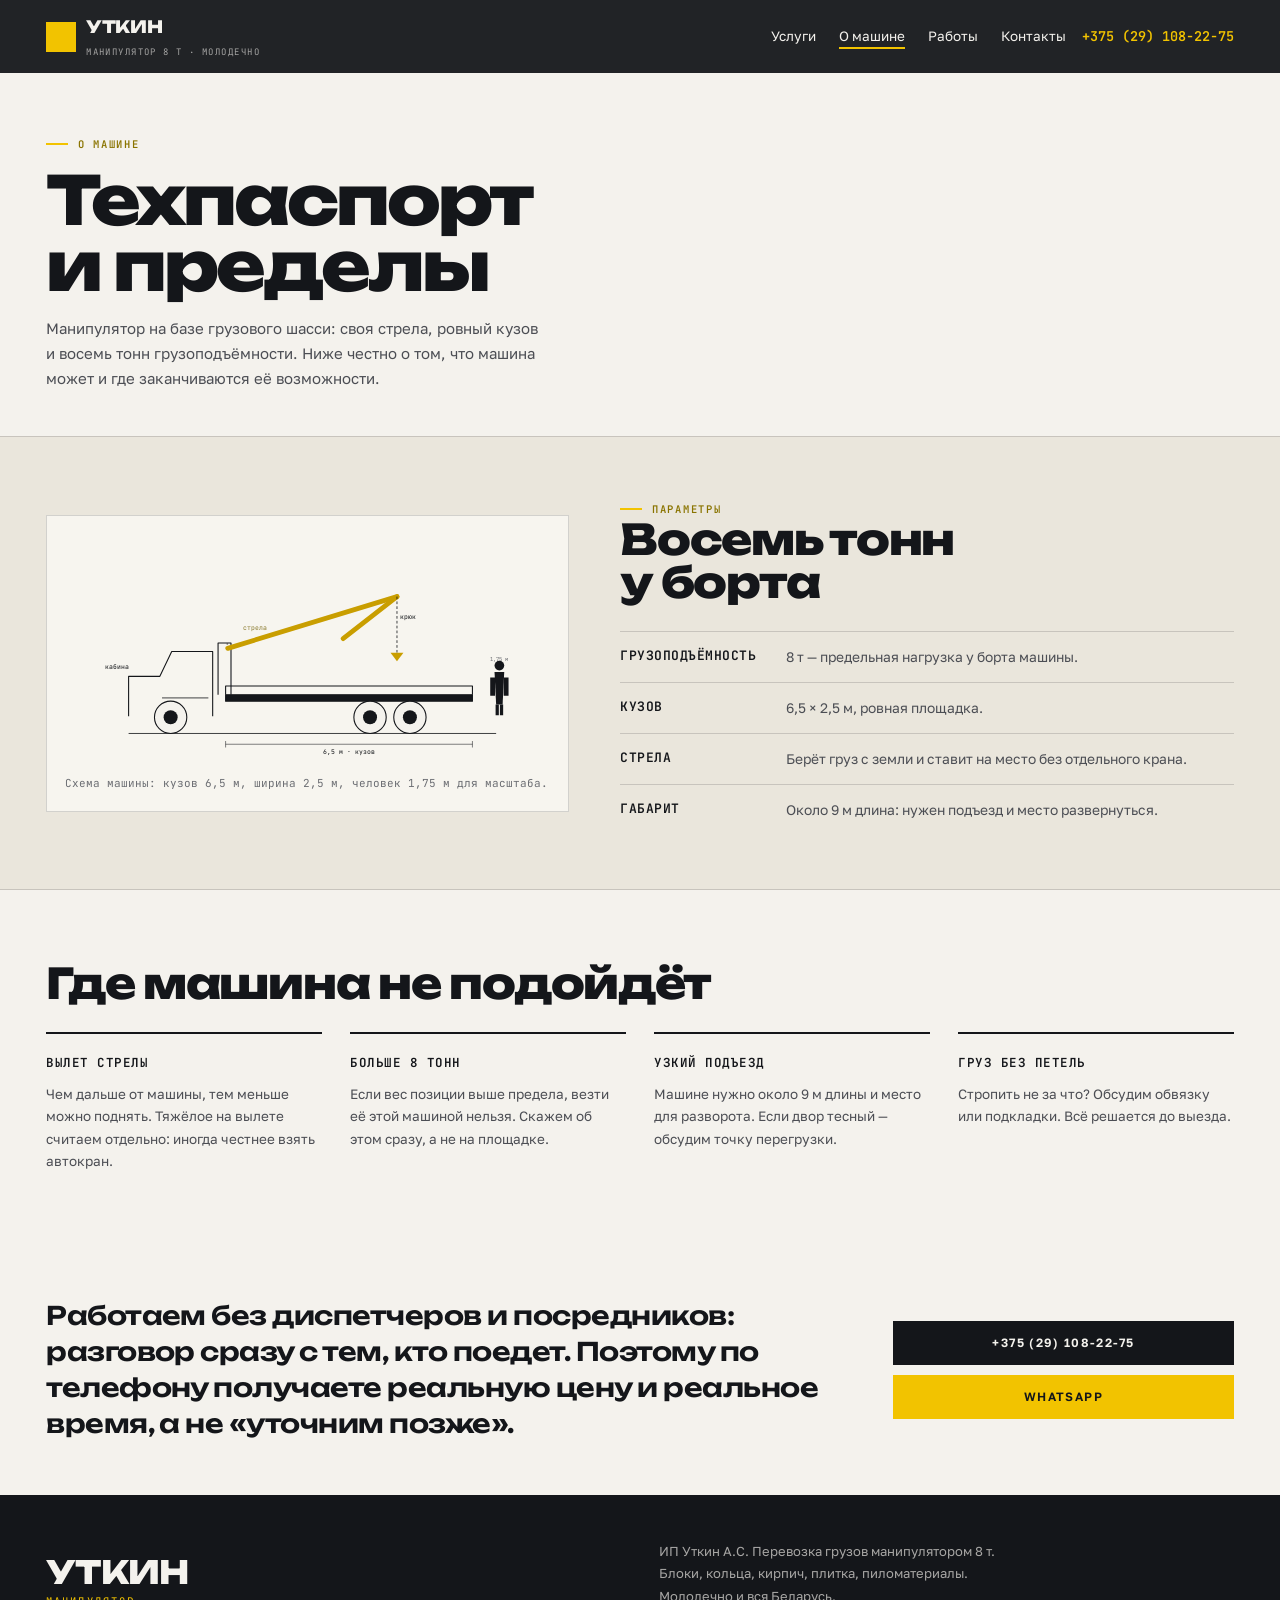
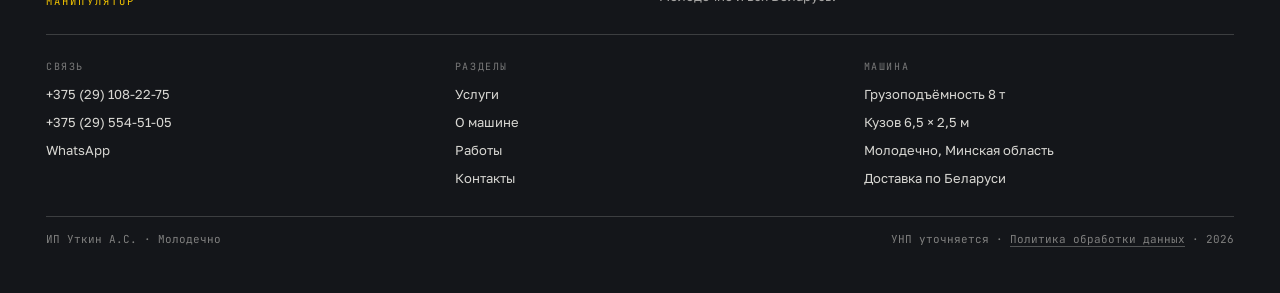
<file: o-mashine.html>
<!DOCTYPE html>
<html lang="ru">
<head>
<meta charset="utf-8">
<meta name="viewport" content="width=device-width, initial-scale=1">
<title>О машине — манипулятор 8 т, кузов 6,5 × 2,5 м | Уткин, Молодечно</title>
<meta name="description" content="Техпаспорт машины: грузоподъёмность 8 т, кузов 6,5 × 2,5 м, работа стрелой. Честно о пределах: вылет, вес, подъезд.">
<link rel="canonical" href="https://romjjjke.github.io/utkin-manipulyator/o-mashine.html">
<meta property="og:type" content="website">
<meta property="og:title" content="О машине — манипулятор 8 т, кузов 6,5 × 2,5 м | Уткин, Молодечно">
<meta property="og:description" content="Техпаспорт машины: грузоподъёмность 8 т, кузов 6,5 × 2,5 м, работа стрелой. Честно о пределах: вылет, вес, подъезд.">
<meta property="og:image" content="https://romjjjke.github.io/utkin-manipulyator/assets/img/hero.jpg">
<meta name="theme-color" content="#14161A">
<link rel="icon" href="favicon.svg" type="image/svg+xml">
<style>[hidden]{display:none!important}
*{box-sizing:border-box}
html{-webkit-text-size-adjust:100%;scroll-behavior:smooth;overflow-x:clip}
body{margin:0;background:#F4F2ED;color:#14161A;font:400 16.5px/1.62 "Golos Text",Arial,sans-serif;overflow-x:clip}
img{display:block;max-width:100%;height:auto}
a{color:inherit;text-decoration:none}
h1,h2,h3,p,ul,ol,figure,dl,dd,table{margin:0}
ul,ol{padding:0;list-style:none}
button{font:inherit;color:inherit;cursor:pointer}
.wrap{padding-inline:clamp(16px,3.6vw,56px);max-width:1500px;margin:0 auto}
.hd{position:fixed;top:0;left:0;right:0;z-index:80;background:rgba(20,22,26,.94);backdrop-filter:blur(12px);transition:box-shadow .3s,padding .3s}
.hd--solid,.hd.is-stuck{box-shadow:0 1px 0 rgba(20,22,26,.14)}
.hd__in{display:flex;align-items:center;gap:16px;padding:14px clamp(16px,3.6vw,56px)}
.logo{display:flex;align-items:center;gap:10px;margin-right:auto;color:#F4F2ED}
.logo b{font:800 17px/1 "Unbounded",Arial,sans-serif;letter-spacing:-.02em}
.logo i{display:block;font:400 9px/1.5 "JetBrains Mono",monospace;letter-spacing:.16em;text-transform:uppercase;font-style:normal;opacity:.62;margin-top:5px}
.logo__m{width:30px;height:30px;background:#F2C300;flex:0 0 30px}
.nav{display:flex;gap:clamp(12px,1.8vw,26px)}
.nav a{color:#F4F2ED;font:400 13.5px/1 "Golos Text",sans-serif;padding:6px 0;position:relative}
.nav a::after{content:"";position:absolute;left:0;right:100%;bottom:0;height:2px;background:#F2C300;transition:right .3s}
.nav a:hover::after,.nav a[aria-current]::after{right:0}
.hd__tel{color:#F2C300;font:600 13.5px/1 "JetBrains Mono",monospace;white-space:nowrap}
.burger{display:none;width:42px;height:42px;border:1px solid rgba(244,242,237,.4);background:transparent;color:#F4F2ED;align-items:center;justify-content:center;flex-direction:column;gap:5px}
.burger span{display:block;width:18px;height:1.5px;background:currentColor}
.btn{display:inline-flex;align-items:center;justify-content:center;gap:9px;padding:15px 24px;border:1px solid #F2C300;background:#F2C300;color:#14161A;font:600 12px/1 "Golos Text",sans-serif;letter-spacing:.12em;text-transform:uppercase;transition:background .22s,color .22s,border-color .22s}
.btn:hover{background:#14161A;color:#F2C300;border-color:#14161A}
.btn--dark{background:#14161A;border-color:#14161A;color:#F4F2ED}
.btn--dark:hover{background:#F2C300;border-color:#F2C300;color:#14161A}
.btn--line{background:transparent;border-color:rgba(244,242,237,.5);color:#F4F2ED}
.btn--line:hover{background:#F4F2ED;color:#14161A;border-color:#F4F2ED}
.drawer{position:fixed;inset:0;z-index:200;background:rgba(10,11,13,.66);display:flex;justify-content:flex-end;backdrop-filter:blur(3px)}
.drawer__in{width:min(400px,90vw);height:100%;background:#14161A;color:#F4F2ED;padding:22px;display:flex;flex-direction:column;gap:14px;overflow-y:auto}
.drawer__x{align-self:flex-end;width:40px;height:40px;border:1px solid rgba(244,242,237,.34);background:transparent;color:#F4F2ED;font:300 22px/1 "Golos Text",sans-serif}
.drawer__nav{display:grid;margin-top:8px}
.drawer__nav a{padding:14px 0;border-bottom:1px solid rgba(244,242,237,.16);font:600 20px/1.1 "Unbounded",Arial,sans-serif}
.drawer__foot{margin-top:auto;font:400 11.5px/1.6 "JetBrains Mono",monospace;color:rgba(244,242,237,.5)}
.mobar{display:none}
body.is-locked{overflow:hidden}
@media (max-width:1020px){.nav{display:none}.hd__tel{display:none}.burger{display:flex}}
@media (max-width:760px){
  .mobar{display:grid;grid-template-columns:1fr 1fr;gap:8px;position:fixed;left:0;right:0;bottom:0;z-index:120;padding:8px;background:rgba(20,22,26,.97)}
  .mobar .btn{padding:15px 8px;font-size:11px}
  body{padding-bottom:66px}
}
</style>
<link rel="preconnect" href="https://fonts.googleapis.com">
<link rel="preconnect" href="https://fonts.gstatic.com" crossorigin>
<link rel="stylesheet" href="https://fonts.googleapis.com/css2?family=Unbounded:wght@400;600;800&family=Golos+Text:wght@400;500;600&family=JetBrains+Mono:wght@400;600&display=swap">
<link rel="stylesheet" href="assets/css/style.v1.css">
<script type="application/ld+json">{"@context": "https://schema.org", "@type": "LocalBusiness", "name": "ИП Уткин А.С. — услуги манипулятора", "description": "Перевозка грузов манипулятором 8 т: блоки, кольца, кирпич, плитка, пиломатериалы. Молодечно, Минская область, доставка по всей Беларуси.", "url": "https://romjjjke.github.io/utkin-manipulyator/", "telephone": ["+375 (29) 108-22-75", "+375 (29) 554-51-05"], "priceRange": "по договорённости", "address": {"@type": "PostalAddress", "addressLocality": "Молодечно", "addressRegion": "Минская область", "addressCountry": "BY"}, "areaServed": "Беларусь"}</script>
</head>
<body class="inner">
<header class="hd" id="hd">
  <div class="hd__in">
    <a class="logo" href="index.html"><span class="logo__m"></span><span><b>УТКИН</b><i>манипулятор 8 т · Молодечно</i></span></a>
    <nav class="nav" aria-label="Разделы"><a href="uslugi.html">Услуги</a><a href="o-mashine.html" aria-current="page">О машине</a><a href="raboty.html">Работы</a><a href="kontakty.html">Контакты</a></nav>
    <a class="hd__tel" href="tel:+375291082275">+375 (29) 108-22-75</a>
    <button class="burger" id="burger" type="button" aria-expanded="false" aria-controls="drawer" aria-label="Открыть меню"><span></span><span></span><span></span></button>
  </div>
</header>
<section class="ph"><div class="wrap">
  <p class="kick">О машине</p><h1 class="ph__h">Техпаспорт<br>и пределы</h1><p class="ph__lead">Манипулятор на базе грузового шасси: своя стрела, ровный кузов и восемь тонн грузоподъёмности. Ниже честно о том, что машина может и где заканчиваются её возможности.</p>
</div></section>
<section class="tech tech--page"><div class="wrap tech__grid">
  <figure class="tech__fig"><svg viewBox="0 0 900 430" class="truck" role="img" aria-label="Схема машины с манипулятором: кузов 6,5 метра, ширина 2,5 метра, человек для масштаба">
  <g stroke="#14161A" fill="none" stroke-width="2" stroke-linejoin="round">
    <path d="M118 340 v-74 h58 l22 -46 h76 v120" />
    <path d="M180 306 h86" stroke-width="1.5"/>
    <rect x="298" y="300" width="458" height="12" fill="#14161A"/>
    <path d="M298 300 v-16 h458 v16"/>
    <path d="M284 300 v-96 h24 v96" />
    <path d="M302 206 L300 206" />
    <circle cx="196" cy="342" r="30" fill="#F4F2ED"/>
    <circle cx="196" cy="342" r="13" fill="#14161A" stroke="none"/>
    <circle cx="566" cy="342" r="30" fill="#F4F2ED"/>
    <circle cx="566" cy="342" r="13" fill="#14161A" stroke="none"/>
    <circle cx="640" cy="342" r="30" fill="#F4F2ED"/>
    <circle cx="640" cy="342" r="13" fill="#14161A" stroke="none"/>
    <g stroke="#C99E00" stroke-width="9" stroke-linecap="round">
      <path d="M302 214 L616 118"/>
      <path d="M616 118 L516 196"/>
    </g>
    <path d="M616 118 v104" stroke-dasharray="5 4" stroke-width="1.5"/>
    <path d="M604 222 h24 l-12 16 z" fill="#C99E00" stroke="none"/>
    <path d="M118 372 H800" stroke-width="1.5"/>
  </g>
  <g font-family="JetBrains Mono, monospace" font-size="12" fill="#14161A">
    <path d="M298 392 H756" stroke="#14161A" stroke-width="1"/>
    <path d="M298 386 v12 M756 386 v12" stroke="#14161A" stroke-width="1"/>
    <text x="527" y="410" text-anchor="middle">6,5 м · кузов</text>
    <text x="330" y="180" fill="#8A7A2E">стрела</text>
    <text x="622" y="160">крюк</text>
    <text x="96" y="252" text-anchor="middle">кабина</text>
  </g>
  <g transform="translate(806 246)" fill="#14161A">
    <circle cx="0" cy="0" r="9"/>
    <path d="M-9 12 h18 l-3 60 h-12 z"/>
    <path d="M-8 22 h-9 v34 h9 M8 22 h9 v34 h-9"/>
    <path d="M-7 72 h6 v20 h-6 z M1 72 h6 v20 h-6 z"/>
  </g>
  <text x="806" y="238" font-family="JetBrains Mono, monospace" font-size="10" fill="#6C6E73" text-anchor="middle">1,75 м</text>
</svg><figcaption>Схема машины: кузов 6,5 м, ширина 2,5 м, человек 1,75 м для масштаба.</figcaption></figure>
  <div class="tech__txt">
    <p class="kick">Параметры</p>
    <h2 class="h2">Восемь тонн<br>у борта</h2>
    <ul class="tech__list">
      <li><b>Грузоподъёмность</b><span>8 т — предельная нагрузка у борта машины.</span></li>
      <li><b>Кузов</b><span>6,5 × 2,5 м, ровная площадка.</span></li>
      <li><b>Стрела</b><span>Берёт груз с земли и ставит на место без отдельного крана.</span></li>
      <li><b>Габарит</b><span>Около 9 м длина: нужен подъезд и место развернуться.</span></li>
    </ul>
  </div>
</div></section>
<section class="limits"><div class="wrap">
  <h2 class="h2">Где машина не подойдёт</h2>
  <div class="limits__grid">
    <div><b>Вылет стрелы</b><p>Чем дальше от машины, тем меньше можно поднять. Тяжёлое на вылете считаем отдельно: иногда честнее взять автокран.</p></div>
    <div><b>Больше 8 тонн</b><p>Если вес позиции выше предела, везти её этой машиной нельзя. Скажем об этом сразу, а не на площадке.</p></div>
    <div><b>Узкий подъезд</b><p>Машине нужно около 9 м длины и место для разворота. Если двор тесный — обсудим точку перегрузки.</p></div>
    <div><b>Груз без петель</b><p>Стропить не за что? Обсудим обвязку или подкладки. Всё решается до выезда.</p></div>
  </div>
</div></section>
<section class="about2"><div class="wrap about2__in">
  <p class="about2__t">Работаем без диспетчеров и посредников: разговор сразу с тем, кто поедет. Поэтому по телефону получаете реальную цену и реальное время, а не «уточним позже».</p>
  <div class="about2__cta"><a class="btn btn--dark" href="tel:+375291082275">+375 (29) 108-22-75</a><a class="btn" href="https://wa.me/375291082275">WhatsApp</a></div>
</div></section><footer class="ft">
  <div class="wrap">
    <div class="ft__top">
      <p class="ft__brand">УТКИН<span>манипулятор</span></p>
      <p class="ft__lead">ИП Уткин А.С. Перевозка грузов манипулятором 8 т. Блоки, кольца, кирпич, плитка, пиломатериалы. Молодечно и вся Беларусь.</p>
    </div>
    <div class="ft__grid">
      <div><p class="ft__lbl">Связь</p><ul class="ft__list"><li><a href="tel:+375291082275">+375 (29) 108-22-75</a></li><li><a href="tel:+375295545105">+375 (29) 554-51-05</a></li><li><a href="https://wa.me/375291082275">WhatsApp</a></li></ul></div>
      <div><p class="ft__lbl">Разделы</p><ul class="ft__list"><li><a href="uslugi.html">Услуги</a></li><li><a href="o-mashine.html">О машине</a></li><li><a href="raboty.html">Работы</a></li><li><a href="kontakty.html">Контакты</a></li></ul></div>
      <div><p class="ft__lbl">Машина</p><ul class="ft__list"><li>Грузоподъёмность 8 т</li><li>Кузов 6,5 × 2,5 м</li><li>Молодечно, Минская область</li><li>Доставка по Беларуси</li></ul></div>
    </div>
    <div class="ft__bot"><span>ИП Уткин А.С. · Молодечно</span><span>УНП уточняется · <a href="politika.html">Политика обработки данных</a> · <span id="year">2026</span></span></div>
  </div>
</footer>
<div class="mobar">
  <a class="btn" href="tel:+375291082275">Позвонить</a>
  <a class="btn btn--line" href="https://wa.me/375291082275">WhatsApp</a>
</div>
<div class="drawer" id="drawer" hidden>
  <div class="drawer__in">
    <button class="drawer__x" id="drawer-x" type="button" aria-label="Закрыть меню">×</button>
    <nav class="drawer__nav" aria-label="Мобильное меню"><a href="uslugi.html">Услуги</a><a href="o-mashine.html">О машине</a><a href="raboty.html">Работы</a><a href="kontakty.html">Контакты</a><a href="politika.html">Политика</a></nav>
    <a class="btn" href="tel:+375291082275">+375 (29) 108-22-75</a>
    <a class="btn btn--line" href="tel:+375295545105">+375 (29) 554-51-05</a>
    <a class="btn btn--line" href="https://wa.me/375291082275">WhatsApp</a>
    <p class="drawer__foot">Молодечно, Минская область<br>Перевозки по всей Беларуси</p>
  </div>
</div>
<script src="assets/js/main.v1.js" defer></script></body></html>
</file>
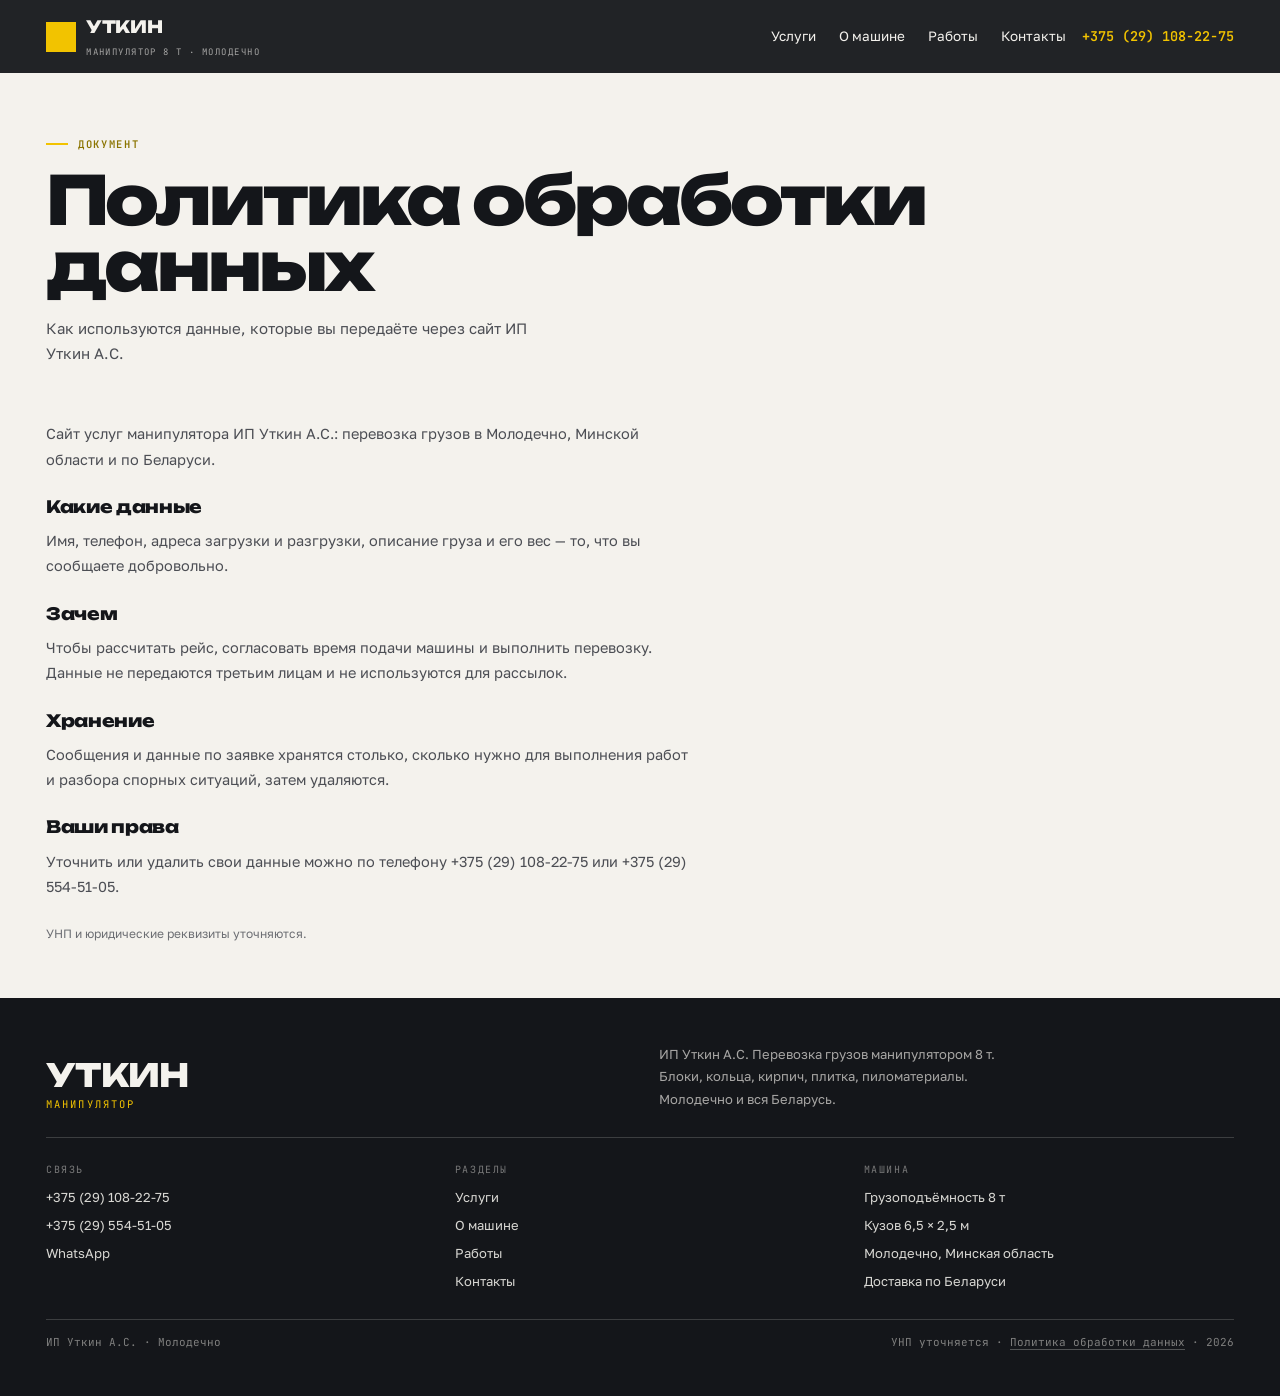
<file: politika.html>
<!DOCTYPE html>
<html lang="ru">
<head>
<meta charset="utf-8">
<meta name="viewport" content="width=device-width, initial-scale=1">
<title>Политика обработки данных | Уткин А.С.</title>
<meta name="description" content="Как обрабатываются данные, переданные через сайт услуг манипулятора.">
<link rel="canonical" href="https://romjjjke.github.io/utkin-manipulyator/politika.html">
<meta property="og:type" content="website">
<meta property="og:title" content="Политика обработки данных | Уткин А.С.">
<meta property="og:description" content="Как обрабатываются данные, переданные через сайт услуг манипулятора.">
<meta property="og:image" content="https://romjjjke.github.io/utkin-manipulyator/assets/img/hero.jpg">
<meta name="theme-color" content="#14161A">
<link rel="icon" href="favicon.svg" type="image/svg+xml">
<style>[hidden]{display:none!important}
*{box-sizing:border-box}
html{-webkit-text-size-adjust:100%;scroll-behavior:smooth;overflow-x:clip}
body{margin:0;background:#F4F2ED;color:#14161A;font:400 16.5px/1.62 "Golos Text",Arial,sans-serif;overflow-x:clip}
img{display:block;max-width:100%;height:auto}
a{color:inherit;text-decoration:none}
h1,h2,h3,p,ul,ol,figure,dl,dd,table{margin:0}
ul,ol{padding:0;list-style:none}
button{font:inherit;color:inherit;cursor:pointer}
.wrap{padding-inline:clamp(16px,3.6vw,56px);max-width:1500px;margin:0 auto}
.hd{position:fixed;top:0;left:0;right:0;z-index:80;background:rgba(20,22,26,.94);backdrop-filter:blur(12px);transition:box-shadow .3s,padding .3s}
.hd--solid,.hd.is-stuck{box-shadow:0 1px 0 rgba(20,22,26,.14)}
.hd__in{display:flex;align-items:center;gap:16px;padding:14px clamp(16px,3.6vw,56px)}
.logo{display:flex;align-items:center;gap:10px;margin-right:auto;color:#F4F2ED}
.logo b{font:800 17px/1 "Unbounded",Arial,sans-serif;letter-spacing:-.02em}
.logo i{display:block;font:400 9px/1.5 "JetBrains Mono",monospace;letter-spacing:.16em;text-transform:uppercase;font-style:normal;opacity:.62;margin-top:5px}
.logo__m{width:30px;height:30px;background:#F2C300;flex:0 0 30px}
.nav{display:flex;gap:clamp(12px,1.8vw,26px)}
.nav a{color:#F4F2ED;font:400 13.5px/1 "Golos Text",sans-serif;padding:6px 0;position:relative}
.nav a::after{content:"";position:absolute;left:0;right:100%;bottom:0;height:2px;background:#F2C300;transition:right .3s}
.nav a:hover::after,.nav a[aria-current]::after{right:0}
.hd__tel{color:#F2C300;font:600 13.5px/1 "JetBrains Mono",monospace;white-space:nowrap}
.burger{display:none;width:42px;height:42px;border:1px solid rgba(244,242,237,.4);background:transparent;color:#F4F2ED;align-items:center;justify-content:center;flex-direction:column;gap:5px}
.burger span{display:block;width:18px;height:1.5px;background:currentColor}
.btn{display:inline-flex;align-items:center;justify-content:center;gap:9px;padding:15px 24px;border:1px solid #F2C300;background:#F2C300;color:#14161A;font:600 12px/1 "Golos Text",sans-serif;letter-spacing:.12em;text-transform:uppercase;transition:background .22s,color .22s,border-color .22s}
.btn:hover{background:#14161A;color:#F2C300;border-color:#14161A}
.btn--dark{background:#14161A;border-color:#14161A;color:#F4F2ED}
.btn--dark:hover{background:#F2C300;border-color:#F2C300;color:#14161A}
.btn--line{background:transparent;border-color:rgba(244,242,237,.5);color:#F4F2ED}
.btn--line:hover{background:#F4F2ED;color:#14161A;border-color:#F4F2ED}
.drawer{position:fixed;inset:0;z-index:200;background:rgba(10,11,13,.66);display:flex;justify-content:flex-end;backdrop-filter:blur(3px)}
.drawer__in{width:min(400px,90vw);height:100%;background:#14161A;color:#F4F2ED;padding:22px;display:flex;flex-direction:column;gap:14px;overflow-y:auto}
.drawer__x{align-self:flex-end;width:40px;height:40px;border:1px solid rgba(244,242,237,.34);background:transparent;color:#F4F2ED;font:300 22px/1 "Golos Text",sans-serif}
.drawer__nav{display:grid;margin-top:8px}
.drawer__nav a{padding:14px 0;border-bottom:1px solid rgba(244,242,237,.16);font:600 20px/1.1 "Unbounded",Arial,sans-serif}
.drawer__foot{margin-top:auto;font:400 11.5px/1.6 "JetBrains Mono",monospace;color:rgba(244,242,237,.5)}
.mobar{display:none}
body.is-locked{overflow:hidden}
@media (max-width:1020px){.nav{display:none}.hd__tel{display:none}.burger{display:flex}}
@media (max-width:760px){
  .mobar{display:grid;grid-template-columns:1fr 1fr;gap:8px;position:fixed;left:0;right:0;bottom:0;z-index:120;padding:8px;background:rgba(20,22,26,.97)}
  .mobar .btn{padding:15px 8px;font-size:11px}
  body{padding-bottom:66px}
}
</style>
<link rel="preconnect" href="https://fonts.googleapis.com">
<link rel="preconnect" href="https://fonts.gstatic.com" crossorigin>
<link rel="stylesheet" href="https://fonts.googleapis.com/css2?family=Unbounded:wght@400;600;800&family=Golos+Text:wght@400;500;600&family=JetBrains+Mono:wght@400;600&display=swap">
<link rel="stylesheet" href="assets/css/style.v1.css">
<script type="application/ld+json">{"@context": "https://schema.org", "@type": "LocalBusiness", "name": "ИП Уткин А.С. — услуги манипулятора", "description": "Перевозка грузов манипулятором 8 т: блоки, кольца, кирпич, плитка, пиломатериалы. Молодечно, Минская область, доставка по всей Беларуси.", "url": "https://romjjjke.github.io/utkin-manipulyator/", "telephone": ["+375 (29) 108-22-75", "+375 (29) 554-51-05"], "priceRange": "по договорённости", "address": {"@type": "PostalAddress", "addressLocality": "Молодечно", "addressRegion": "Минская область", "addressCountry": "BY"}, "areaServed": "Беларусь"}</script>
</head>
<body class="inner">
<header class="hd" id="hd">
  <div class="hd__in">
    <a class="logo" href="index.html"><span class="logo__m"></span><span><b>УТКИН</b><i>манипулятор 8 т · Молодечно</i></span></a>
    <nav class="nav" aria-label="Разделы"><a href="uslugi.html">Услуги</a><a href="o-mashine.html">О машине</a><a href="raboty.html">Работы</a><a href="kontakty.html">Контакты</a></nav>
    <a class="hd__tel" href="tel:+375291082275">+375 (29) 108-22-75</a>
    <button class="burger" id="burger" type="button" aria-expanded="false" aria-controls="drawer" aria-label="Открыть меню"><span></span><span></span><span></span></button>
  </div>
</header>
<section class="ph"><div class="wrap">
  <p class="kick">Документ</p><h1 class="ph__h">Политика обработки данных</h1><p class="ph__lead">Как используются данные, которые вы передаёте через сайт ИП Уткин А.С.</p>
</div></section><section class="txt"><div class="wrap">
<p>Сайт услуг манипулятора ИП Уткин А.С.: перевозка грузов в Молодечно, Минской области и по Беларуси.</p>
<h2>Какие данные</h2><p>Имя, телефон, адреса загрузки и разгрузки, описание груза и его вес — то, что вы сообщаете добровольно.</p>
<h2>Зачем</h2><p>Чтобы рассчитать рейс, согласовать время подачи машины и выполнить перевозку. Данные не передаются третьим лицам и не используются для рассылок.</p>
<h2>Хранение</h2><p>Сообщения и данные по заявке хранятся столько, сколько нужно для выполнения работ и разбора спорных ситуаций, затем удаляются.</p>
<h2>Ваши права</h2><p>Уточнить или удалить свои данные можно по телефону +375 (29) 108-22-75 или +375 (29) 554-51-05.</p>
<p class="fine">УНП и юридические реквизиты уточняются.</p>
</div></section><footer class="ft">
  <div class="wrap">
    <div class="ft__top">
      <p class="ft__brand">УТКИН<span>манипулятор</span></p>
      <p class="ft__lead">ИП Уткин А.С. Перевозка грузов манипулятором 8 т. Блоки, кольца, кирпич, плитка, пиломатериалы. Молодечно и вся Беларусь.</p>
    </div>
    <div class="ft__grid">
      <div><p class="ft__lbl">Связь</p><ul class="ft__list"><li><a href="tel:+375291082275">+375 (29) 108-22-75</a></li><li><a href="tel:+375295545105">+375 (29) 554-51-05</a></li><li><a href="https://wa.me/375291082275">WhatsApp</a></li></ul></div>
      <div><p class="ft__lbl">Разделы</p><ul class="ft__list"><li><a href="uslugi.html">Услуги</a></li><li><a href="o-mashine.html">О машине</a></li><li><a href="raboty.html">Работы</a></li><li><a href="kontakty.html">Контакты</a></li></ul></div>
      <div><p class="ft__lbl">Машина</p><ul class="ft__list"><li>Грузоподъёмность 8 т</li><li>Кузов 6,5 × 2,5 м</li><li>Молодечно, Минская область</li><li>Доставка по Беларуси</li></ul></div>
    </div>
    <div class="ft__bot"><span>ИП Уткин А.С. · Молодечно</span><span>УНП уточняется · <a href="politika.html">Политика обработки данных</a> · <span id="year">2026</span></span></div>
  </div>
</footer>
<div class="mobar">
  <a class="btn" href="tel:+375291082275">Позвонить</a>
  <a class="btn btn--line" href="https://wa.me/375291082275">WhatsApp</a>
</div>
<div class="drawer" id="drawer" hidden>
  <div class="drawer__in">
    <button class="drawer__x" id="drawer-x" type="button" aria-label="Закрыть меню">×</button>
    <nav class="drawer__nav" aria-label="Мобильное меню"><a href="uslugi.html">Услуги</a><a href="o-mashine.html">О машине</a><a href="raboty.html">Работы</a><a href="kontakty.html">Контакты</a><a href="politika.html">Политика</a></nav>
    <a class="btn" href="tel:+375291082275">+375 (29) 108-22-75</a>
    <a class="btn btn--line" href="tel:+375295545105">+375 (29) 554-51-05</a>
    <a class="btn btn--line" href="https://wa.me/375291082275">WhatsApp</a>
    <p class="drawer__foot">Молодечно, Минская область<br>Перевозки по всей Беларуси</p>
  </div>
</div>
<script src="assets/js/main.v1.js" defer></script></body></html>
</file>
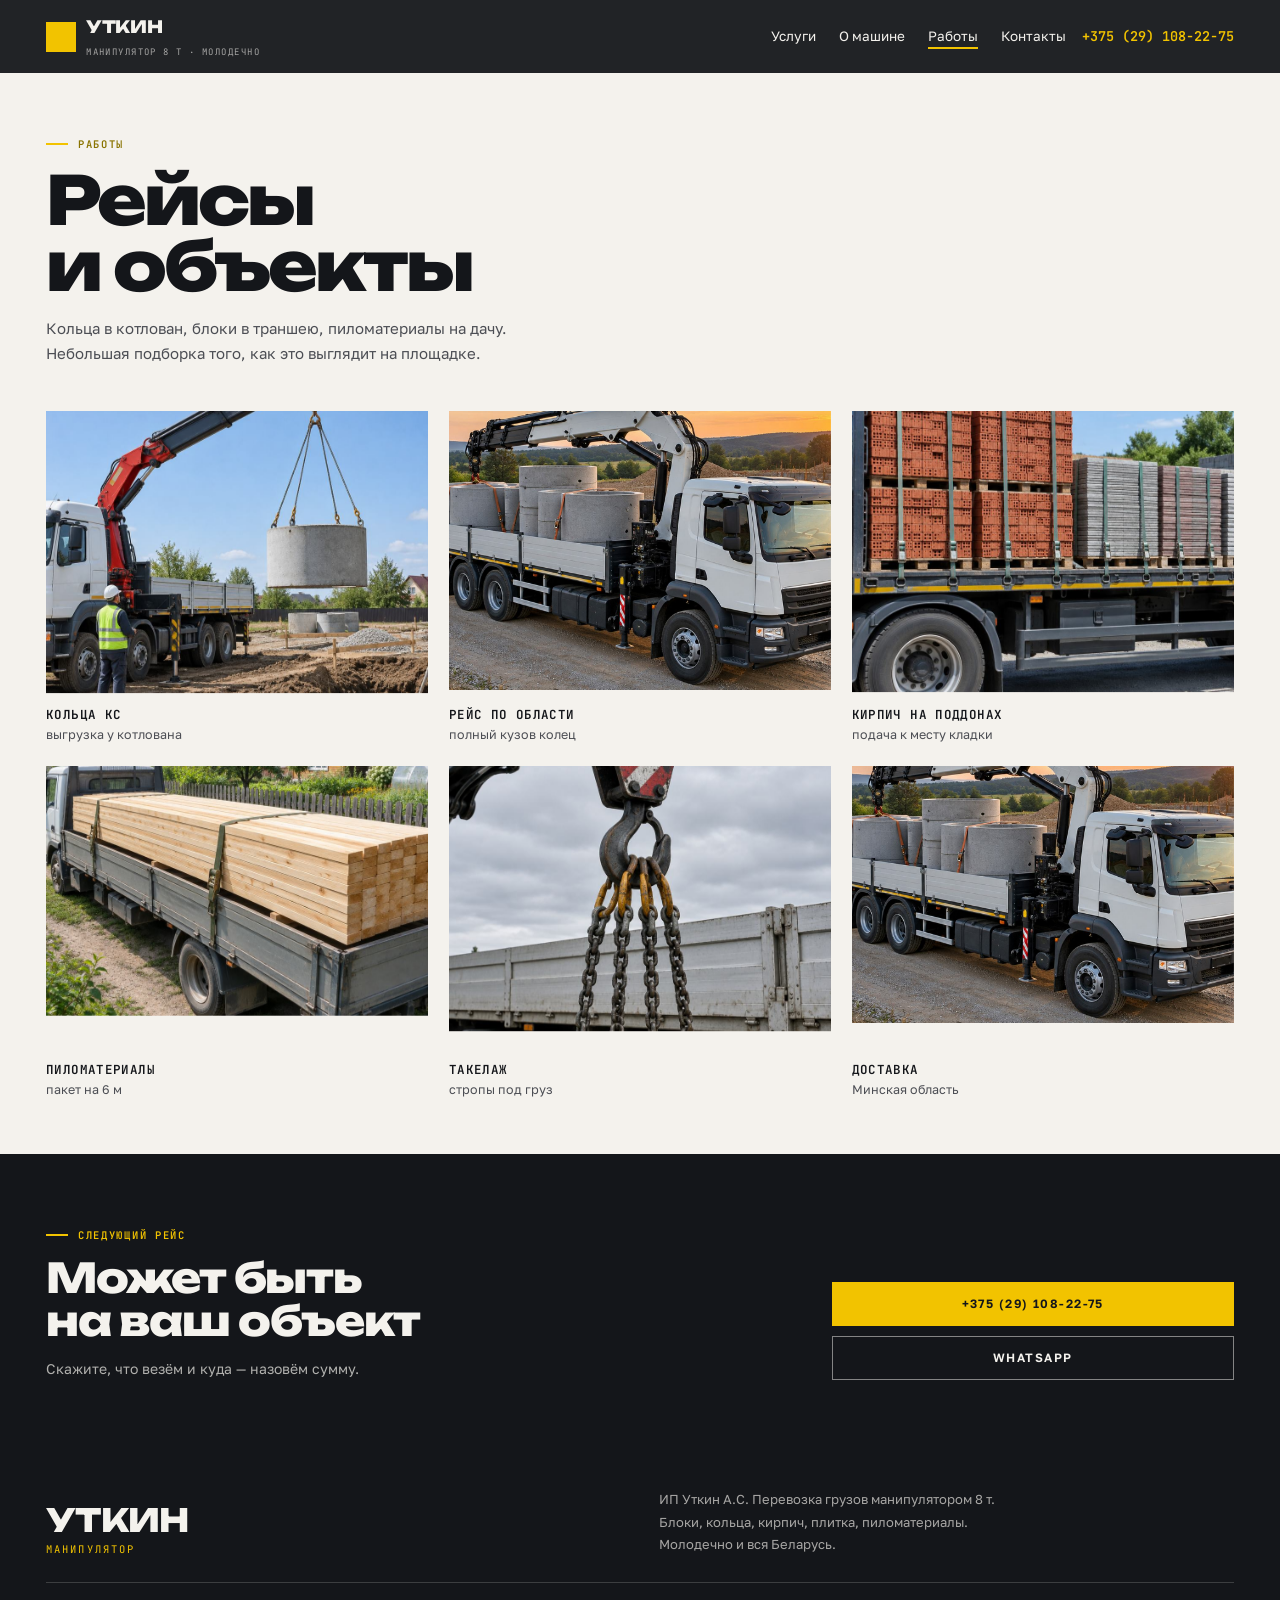
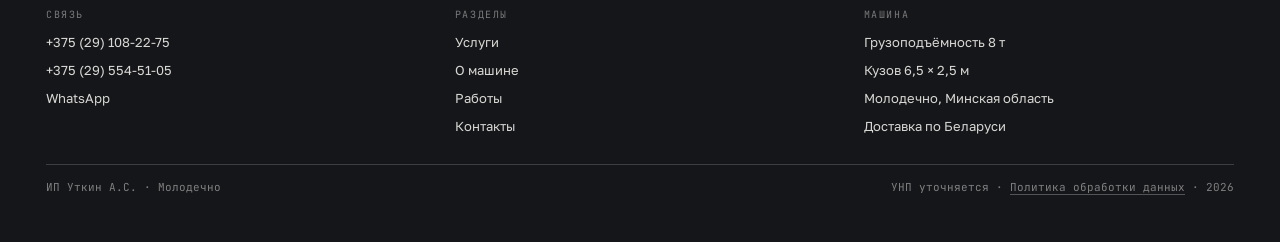
<file: raboty.html>
<!DOCTYPE html>
<html lang="ru">
<head>
<meta charset="utf-8">
<meta name="viewport" content="width=device-width, initial-scale=1">
<title>Работы — рейсы манипулятора | Уткин, Молодечно</title>
<meta name="description" content="Фотографии работ: кольца, блоки, поддоны с кирпичом, пиломатериалы, доставка по Минской области.">
<link rel="canonical" href="https://romjjjke.github.io/utkin-manipulyator/raboty.html">
<meta property="og:type" content="website">
<meta property="og:title" content="Работы — рейсы манипулятора | Уткин, Молодечно">
<meta property="og:description" content="Фотографии работ: кольца, блоки, поддоны с кирпичом, пиломатериалы, доставка по Минской области.">
<meta property="og:image" content="https://romjjjke.github.io/utkin-manipulyator/assets/img/hero.jpg">
<meta name="theme-color" content="#14161A">
<link rel="icon" href="favicon.svg" type="image/svg+xml">
<style>[hidden]{display:none!important}
*{box-sizing:border-box}
html{-webkit-text-size-adjust:100%;scroll-behavior:smooth;overflow-x:clip}
body{margin:0;background:#F4F2ED;color:#14161A;font:400 16.5px/1.62 "Golos Text",Arial,sans-serif;overflow-x:clip}
img{display:block;max-width:100%;height:auto}
a{color:inherit;text-decoration:none}
h1,h2,h3,p,ul,ol,figure,dl,dd,table{margin:0}
ul,ol{padding:0;list-style:none}
button{font:inherit;color:inherit;cursor:pointer}
.wrap{padding-inline:clamp(16px,3.6vw,56px);max-width:1500px;margin:0 auto}
.hd{position:fixed;top:0;left:0;right:0;z-index:80;background:rgba(20,22,26,.94);backdrop-filter:blur(12px);transition:box-shadow .3s,padding .3s}
.hd--solid,.hd.is-stuck{box-shadow:0 1px 0 rgba(20,22,26,.14)}
.hd__in{display:flex;align-items:center;gap:16px;padding:14px clamp(16px,3.6vw,56px)}
.logo{display:flex;align-items:center;gap:10px;margin-right:auto;color:#F4F2ED}
.logo b{font:800 17px/1 "Unbounded",Arial,sans-serif;letter-spacing:-.02em}
.logo i{display:block;font:400 9px/1.5 "JetBrains Mono",monospace;letter-spacing:.16em;text-transform:uppercase;font-style:normal;opacity:.62;margin-top:5px}
.logo__m{width:30px;height:30px;background:#F2C300;flex:0 0 30px}
.nav{display:flex;gap:clamp(12px,1.8vw,26px)}
.nav a{color:#F4F2ED;font:400 13.5px/1 "Golos Text",sans-serif;padding:6px 0;position:relative}
.nav a::after{content:"";position:absolute;left:0;right:100%;bottom:0;height:2px;background:#F2C300;transition:right .3s}
.nav a:hover::after,.nav a[aria-current]::after{right:0}
.hd__tel{color:#F2C300;font:600 13.5px/1 "JetBrains Mono",monospace;white-space:nowrap}
.burger{display:none;width:42px;height:42px;border:1px solid rgba(244,242,237,.4);background:transparent;color:#F4F2ED;align-items:center;justify-content:center;flex-direction:column;gap:5px}
.burger span{display:block;width:18px;height:1.5px;background:currentColor}
.btn{display:inline-flex;align-items:center;justify-content:center;gap:9px;padding:15px 24px;border:1px solid #F2C300;background:#F2C300;color:#14161A;font:600 12px/1 "Golos Text",sans-serif;letter-spacing:.12em;text-transform:uppercase;transition:background .22s,color .22s,border-color .22s}
.btn:hover{background:#14161A;color:#F2C300;border-color:#14161A}
.btn--dark{background:#14161A;border-color:#14161A;color:#F4F2ED}
.btn--dark:hover{background:#F2C300;border-color:#F2C300;color:#14161A}
.btn--line{background:transparent;border-color:rgba(244,242,237,.5);color:#F4F2ED}
.btn--line:hover{background:#F4F2ED;color:#14161A;border-color:#F4F2ED}
.drawer{position:fixed;inset:0;z-index:200;background:rgba(10,11,13,.66);display:flex;justify-content:flex-end;backdrop-filter:blur(3px)}
.drawer__in{width:min(400px,90vw);height:100%;background:#14161A;color:#F4F2ED;padding:22px;display:flex;flex-direction:column;gap:14px;overflow-y:auto}
.drawer__x{align-self:flex-end;width:40px;height:40px;border:1px solid rgba(244,242,237,.34);background:transparent;color:#F4F2ED;font:300 22px/1 "Golos Text",sans-serif}
.drawer__nav{display:grid;margin-top:8px}
.drawer__nav a{padding:14px 0;border-bottom:1px solid rgba(244,242,237,.16);font:600 20px/1.1 "Unbounded",Arial,sans-serif}
.drawer__foot{margin-top:auto;font:400 11.5px/1.6 "JetBrains Mono",monospace;color:rgba(244,242,237,.5)}
.mobar{display:none}
body.is-locked{overflow:hidden}
@media (max-width:1020px){.nav{display:none}.hd__tel{display:none}.burger{display:flex}}
@media (max-width:760px){
  .mobar{display:grid;grid-template-columns:1fr 1fr;gap:8px;position:fixed;left:0;right:0;bottom:0;z-index:120;padding:8px;background:rgba(20,22,26,.97)}
  .mobar .btn{padding:15px 8px;font-size:11px}
  body{padding-bottom:66px}
}
</style>
<link rel="preconnect" href="https://fonts.googleapis.com">
<link rel="preconnect" href="https://fonts.gstatic.com" crossorigin>
<link rel="stylesheet" href="https://fonts.googleapis.com/css2?family=Unbounded:wght@400;600;800&family=Golos+Text:wght@400;500;600&family=JetBrains+Mono:wght@400;600&display=swap">
<link rel="stylesheet" href="assets/css/style.v1.css">
<script type="application/ld+json">{"@context": "https://schema.org", "@type": "LocalBusiness", "name": "ИП Уткин А.С. — услуги манипулятора", "description": "Перевозка грузов манипулятором 8 т: блоки, кольца, кирпич, плитка, пиломатериалы. Молодечно, Минская область, доставка по всей Беларуси.", "url": "https://romjjjke.github.io/utkin-manipulyator/", "telephone": ["+375 (29) 108-22-75", "+375 (29) 554-51-05"], "priceRange": "по договорённости", "address": {"@type": "PostalAddress", "addressLocality": "Молодечно", "addressRegion": "Минская область", "addressCountry": "BY"}, "areaServed": "Беларусь"}</script>
</head>
<body class="inner">
<header class="hd" id="hd">
  <div class="hd__in">
    <a class="logo" href="index.html"><span class="logo__m"></span><span><b>УТКИН</b><i>манипулятор 8 т · Молодечно</i></span></a>
    <nav class="nav" aria-label="Разделы"><a href="uslugi.html">Услуги</a><a href="o-mashine.html">О машине</a><a href="raboty.html" aria-current="page">Работы</a><a href="kontakty.html">Контакты</a></nav>
    <a class="hd__tel" href="tel:+375291082275">+375 (29) 108-22-75</a>
    <button class="burger" id="burger" type="button" aria-expanded="false" aria-controls="drawer" aria-label="Открыть меню"><span></span><span></span><span></span></button>
  </div>
</header>
<section class="ph"><div class="wrap">
  <p class="kick">Работы</p><h1 class="ph__h">Рейсы<br>и объекты</h1><p class="ph__lead">Кольца в котлован, блоки в траншею, пиломатериалы на дачу. Небольшая подборка того, как это выглядит на площадке.</p>
</div></section><section class="galwrap"><div class="wrap"><div class="gal2">
  <figure class="gi"><img src="assets/img/rings.jpg" alt="Погрузка кольца на объекте" loading="lazy" width="900" height="692" data-parallax="0.05"><figcaption><b>Кольца КС</b><span>выгрузка у котлована</span></figcaption></figure>
  <figure class="gi"><img src="assets/img/hero.jpg" alt="Машина с грузом" loading="lazy" width="900" height="692" data-parallax="0.08"><figcaption><b>Рейс по области</b><span>полный кузов колец</span></figcaption></figure>
  <figure class="gi"><img src="assets/img/pallets.jpg" alt="Поддоны с кирпичом" loading="lazy" width="900" height="692" data-parallax="0.06"><figcaption><b>Кирпич на поддонах</b><span>подача к месту кладки</span></figcaption></figure>
  <figure class="gi"><img src="assets/img/lumber.jpg" alt="Пиломатериалы" loading="lazy" width="900" height="692" data-parallax="0.09"><figcaption><b>Пиломатериалы</b><span>пакет на 6 м</span></figcaption></figure>
  <figure class="gi"><img src="assets/img/hook.jpg" alt="Стропы и крюк" loading="lazy" width="900" height="692" data-parallax="0.05"><figcaption><b>Такелаж</b><span>стропы под груз</span></figcaption></figure>
  <figure class="gi"><img src="assets/img/hero.jpg" alt="Машина на дороге" loading="lazy" width="900" height="692" data-parallax="0.07"><figcaption><b>Доставка</b><span>Минская область</span></figcaption></figure>
</div></div></section>
<section class="end"><div class="wrap end__in"><div><p class="kick kick--inv">Следующий рейс</p><h2 class="end__h">Может быть<br>на ваш объект</h2><p class="end__p">Скажите, что везём и куда — назовём сумму.</p></div>
<div class="end__cta"><a class="btn" href="tel:+375291082275">+375 (29) 108-22-75</a><a class="btn btn--line" href="https://wa.me/375291082275">WhatsApp</a></div></div></section><footer class="ft">
  <div class="wrap">
    <div class="ft__top">
      <p class="ft__brand">УТКИН<span>манипулятор</span></p>
      <p class="ft__lead">ИП Уткин А.С. Перевозка грузов манипулятором 8 т. Блоки, кольца, кирпич, плитка, пиломатериалы. Молодечно и вся Беларусь.</p>
    </div>
    <div class="ft__grid">
      <div><p class="ft__lbl">Связь</p><ul class="ft__list"><li><a href="tel:+375291082275">+375 (29) 108-22-75</a></li><li><a href="tel:+375295545105">+375 (29) 554-51-05</a></li><li><a href="https://wa.me/375291082275">WhatsApp</a></li></ul></div>
      <div><p class="ft__lbl">Разделы</p><ul class="ft__list"><li><a href="uslugi.html">Услуги</a></li><li><a href="o-mashine.html">О машине</a></li><li><a href="raboty.html">Работы</a></li><li><a href="kontakty.html">Контакты</a></li></ul></div>
      <div><p class="ft__lbl">Машина</p><ul class="ft__list"><li>Грузоподъёмность 8 т</li><li>Кузов 6,5 × 2,5 м</li><li>Молодечно, Минская область</li><li>Доставка по Беларуси</li></ul></div>
    </div>
    <div class="ft__bot"><span>ИП Уткин А.С. · Молодечно</span><span>УНП уточняется · <a href="politika.html">Политика обработки данных</a> · <span id="year">2026</span></span></div>
  </div>
</footer>
<div class="mobar">
  <a class="btn" href="tel:+375291082275">Позвонить</a>
  <a class="btn btn--line" href="https://wa.me/375291082275">WhatsApp</a>
</div>
<div class="drawer" id="drawer" hidden>
  <div class="drawer__in">
    <button class="drawer__x" id="drawer-x" type="button" aria-label="Закрыть меню">×</button>
    <nav class="drawer__nav" aria-label="Мобильное меню"><a href="uslugi.html">Услуги</a><a href="o-mashine.html">О машине</a><a href="raboty.html">Работы</a><a href="kontakty.html">Контакты</a><a href="politika.html">Политика</a></nav>
    <a class="btn" href="tel:+375291082275">+375 (29) 108-22-75</a>
    <a class="btn btn--line" href="tel:+375295545105">+375 (29) 554-51-05</a>
    <a class="btn btn--line" href="https://wa.me/375291082275">WhatsApp</a>
    <p class="drawer__foot">Молодечно, Минская область<br>Перевозки по всей Беларуси</p>
  </div>
</div>
<script src="assets/js/main.v1.js" defer></script></body></html>
</file>
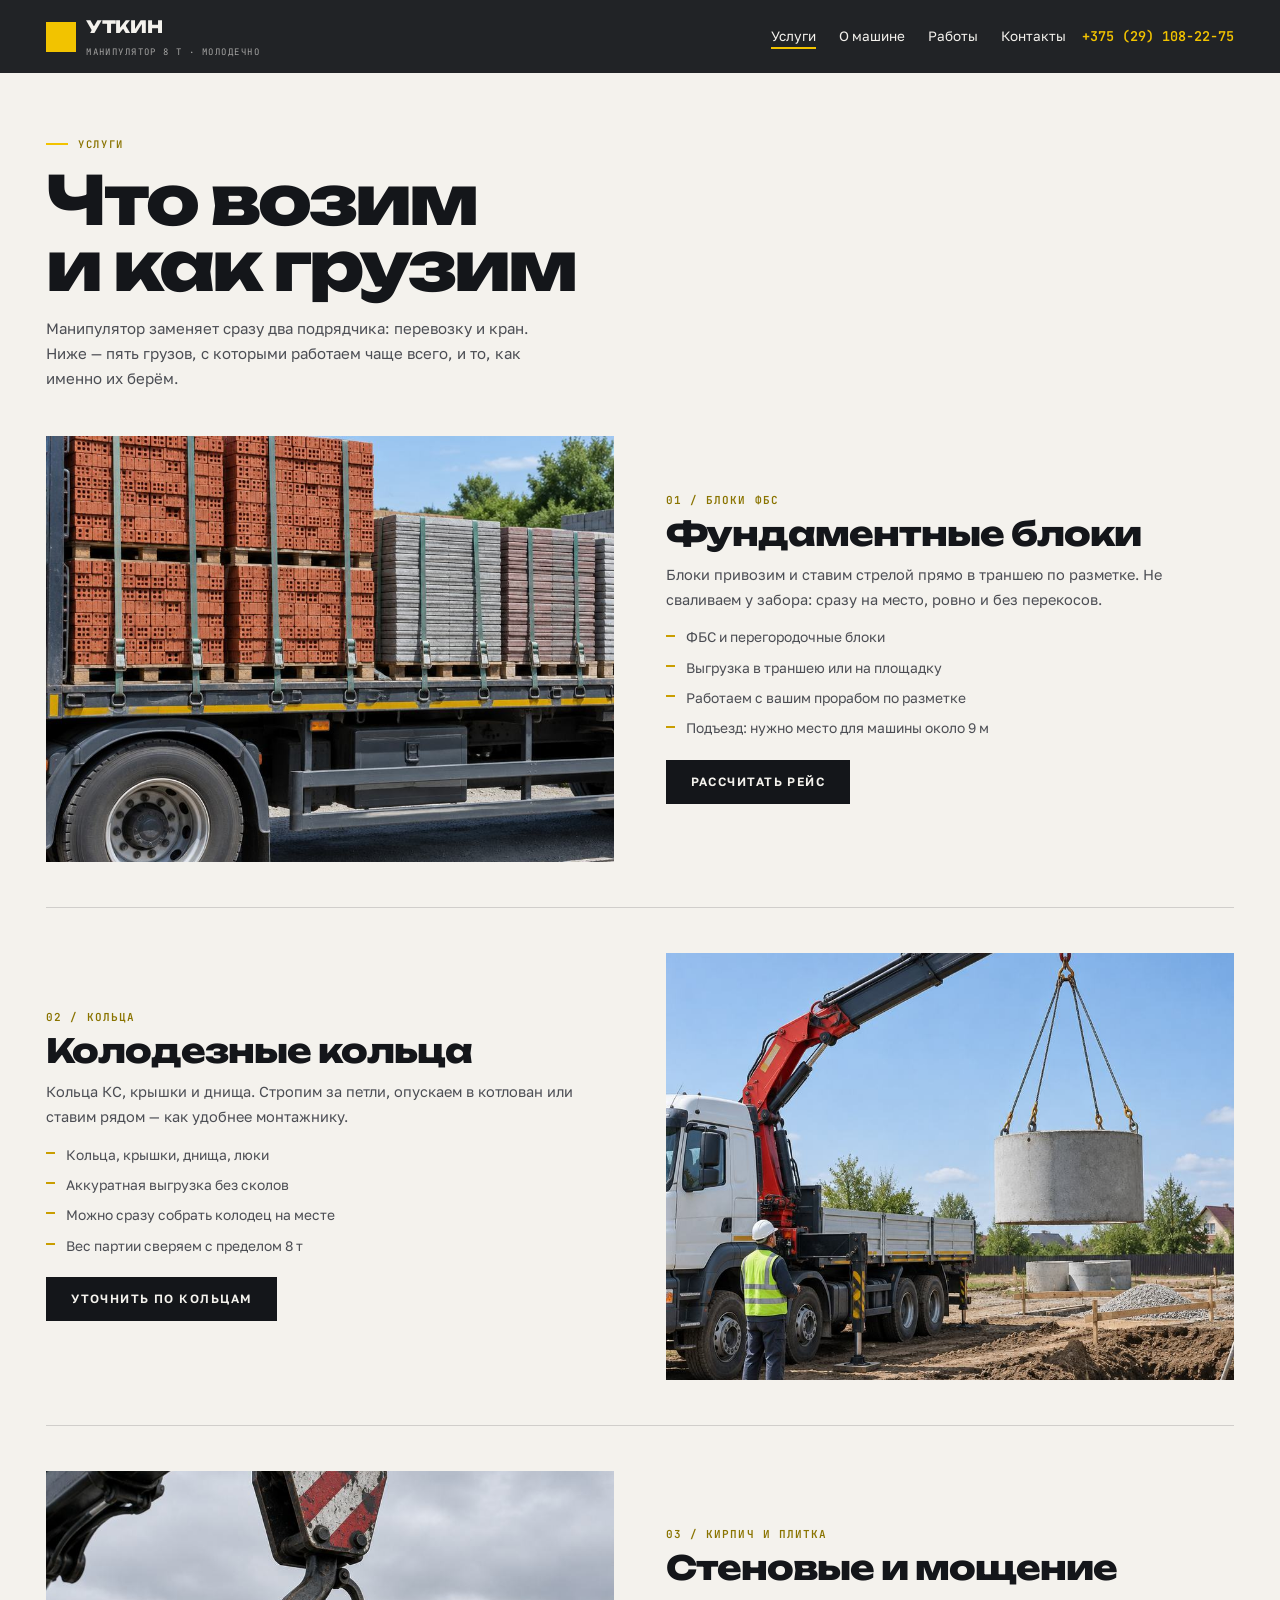
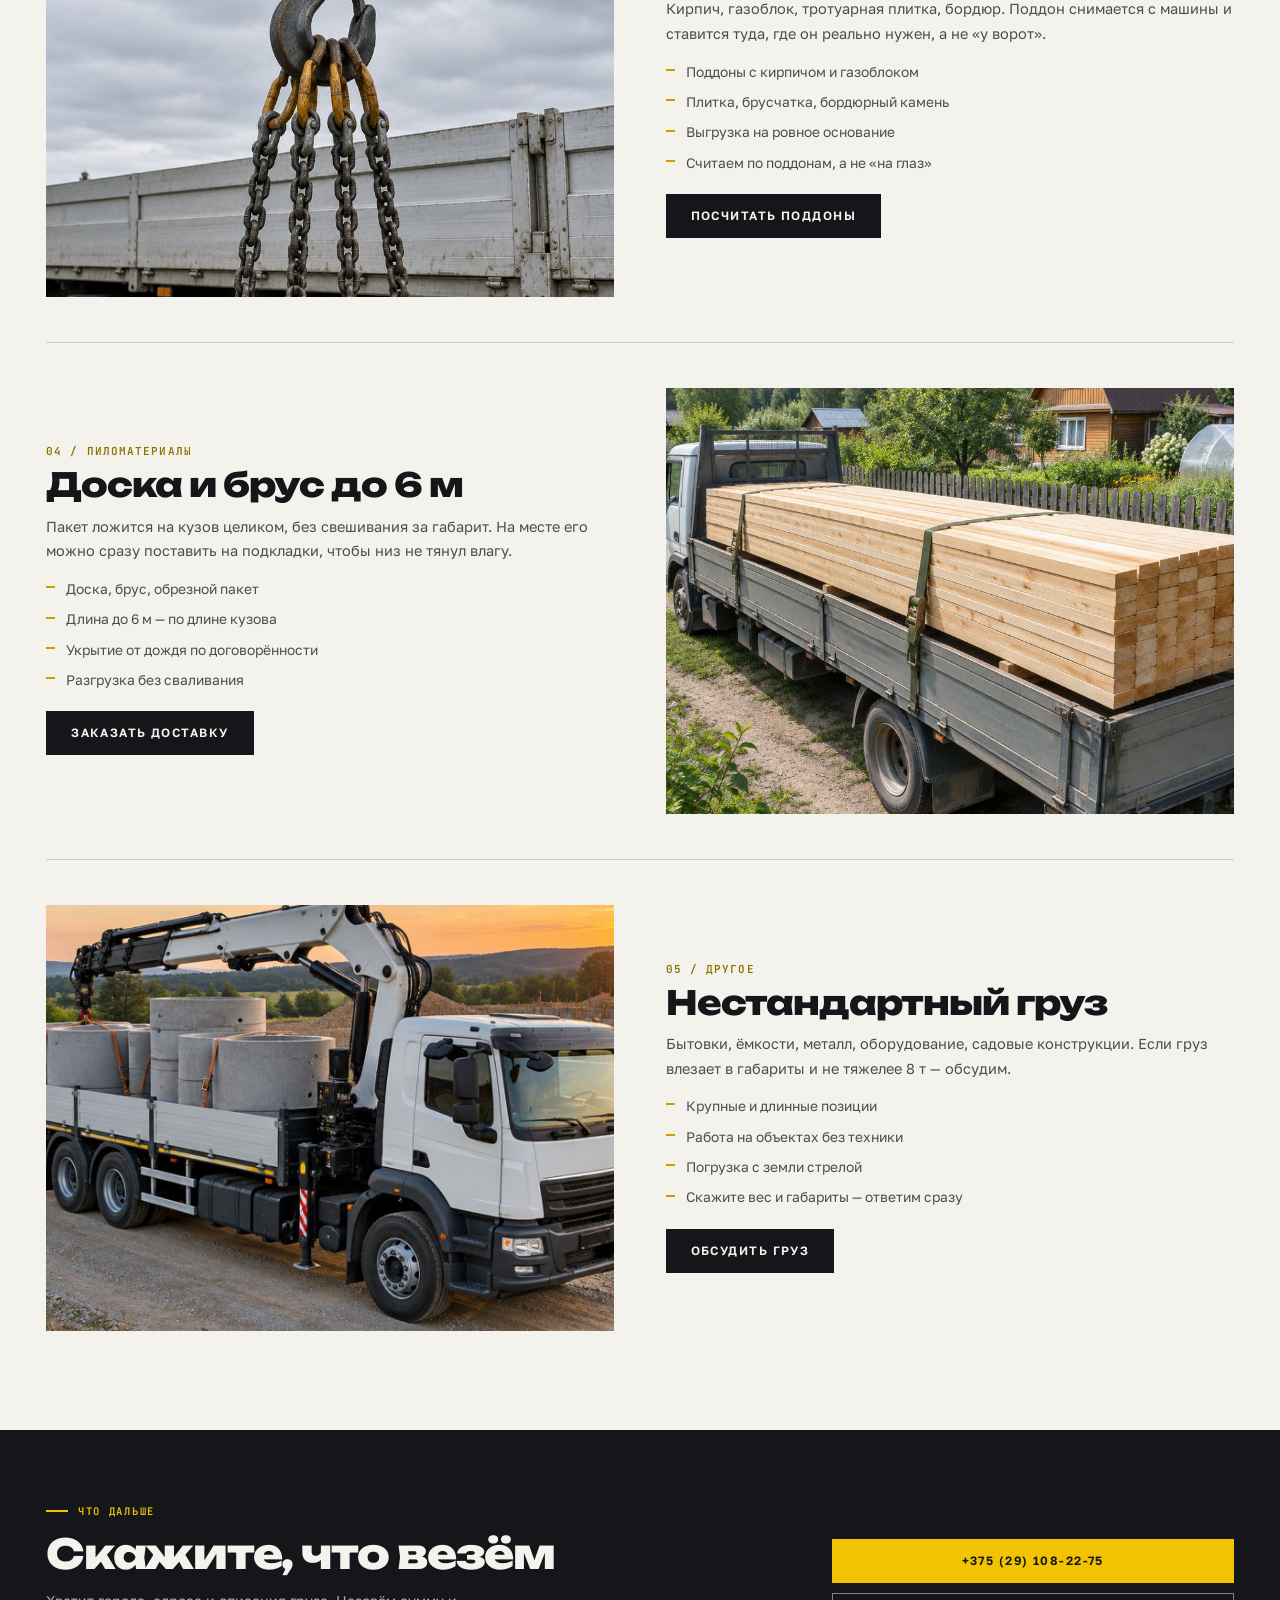
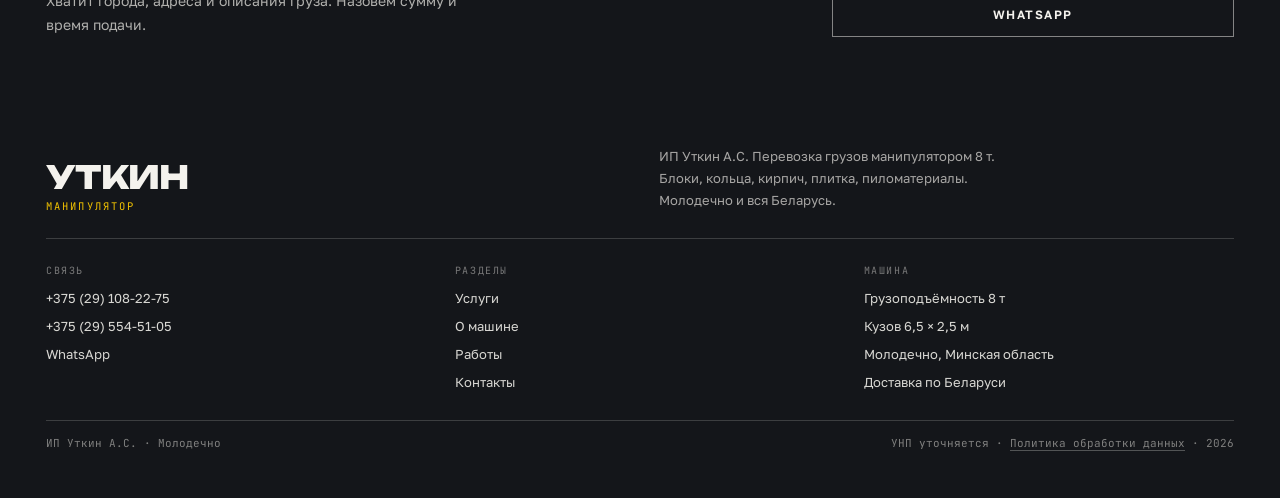
<file: uslugi.html>
<!DOCTYPE html>
<html lang="ru">
<head>
<meta charset="utf-8">
<meta name="viewport" content="width=device-width, initial-scale=1">
<title>Услуги манипулятора — блоки, кольца, кирпич, плитка, пиломатериалы | Уткин, Молодечно</title>
<meta name="description" content="Что перевозим манипулятором 8 т: ФБС, кольца КС, кирпич и газоблок, тротуарная плитка, доска до 6 м. Погрузка и выгрузка стрелой.">
<link rel="canonical" href="https://romjjjke.github.io/utkin-manipulyator/uslugi.html">
<meta property="og:type" content="website">
<meta property="og:title" content="Услуги манипулятора — блоки, кольца, кирпич, плитка, пиломатериалы | Уткин, Молодечно">
<meta property="og:description" content="Что перевозим манипулятором 8 т: ФБС, кольца КС, кирпич и газоблок, тротуарная плитка, доска до 6 м. Погрузка и выгрузка стрелой.">
<meta property="og:image" content="https://romjjjke.github.io/utkin-manipulyator/assets/img/hero.jpg">
<meta name="theme-color" content="#14161A">
<link rel="icon" href="favicon.svg" type="image/svg+xml">
<style>[hidden]{display:none!important}
*{box-sizing:border-box}
html{-webkit-text-size-adjust:100%;scroll-behavior:smooth;overflow-x:clip}
body{margin:0;background:#F4F2ED;color:#14161A;font:400 16.5px/1.62 "Golos Text",Arial,sans-serif;overflow-x:clip}
img{display:block;max-width:100%;height:auto}
a{color:inherit;text-decoration:none}
h1,h2,h3,p,ul,ol,figure,dl,dd,table{margin:0}
ul,ol{padding:0;list-style:none}
button{font:inherit;color:inherit;cursor:pointer}
.wrap{padding-inline:clamp(16px,3.6vw,56px);max-width:1500px;margin:0 auto}
.hd{position:fixed;top:0;left:0;right:0;z-index:80;background:rgba(20,22,26,.94);backdrop-filter:blur(12px);transition:box-shadow .3s,padding .3s}
.hd--solid,.hd.is-stuck{box-shadow:0 1px 0 rgba(20,22,26,.14)}
.hd__in{display:flex;align-items:center;gap:16px;padding:14px clamp(16px,3.6vw,56px)}
.logo{display:flex;align-items:center;gap:10px;margin-right:auto;color:#F4F2ED}
.logo b{font:800 17px/1 "Unbounded",Arial,sans-serif;letter-spacing:-.02em}
.logo i{display:block;font:400 9px/1.5 "JetBrains Mono",monospace;letter-spacing:.16em;text-transform:uppercase;font-style:normal;opacity:.62;margin-top:5px}
.logo__m{width:30px;height:30px;background:#F2C300;flex:0 0 30px}
.nav{display:flex;gap:clamp(12px,1.8vw,26px)}
.nav a{color:#F4F2ED;font:400 13.5px/1 "Golos Text",sans-serif;padding:6px 0;position:relative}
.nav a::after{content:"";position:absolute;left:0;right:100%;bottom:0;height:2px;background:#F2C300;transition:right .3s}
.nav a:hover::after,.nav a[aria-current]::after{right:0}
.hd__tel{color:#F2C300;font:600 13.5px/1 "JetBrains Mono",monospace;white-space:nowrap}
.burger{display:none;width:42px;height:42px;border:1px solid rgba(244,242,237,.4);background:transparent;color:#F4F2ED;align-items:center;justify-content:center;flex-direction:column;gap:5px}
.burger span{display:block;width:18px;height:1.5px;background:currentColor}
.btn{display:inline-flex;align-items:center;justify-content:center;gap:9px;padding:15px 24px;border:1px solid #F2C300;background:#F2C300;color:#14161A;font:600 12px/1 "Golos Text",sans-serif;letter-spacing:.12em;text-transform:uppercase;transition:background .22s,color .22s,border-color .22s}
.btn:hover{background:#14161A;color:#F2C300;border-color:#14161A}
.btn--dark{background:#14161A;border-color:#14161A;color:#F4F2ED}
.btn--dark:hover{background:#F2C300;border-color:#F2C300;color:#14161A}
.btn--line{background:transparent;border-color:rgba(244,242,237,.5);color:#F4F2ED}
.btn--line:hover{background:#F4F2ED;color:#14161A;border-color:#F4F2ED}
.drawer{position:fixed;inset:0;z-index:200;background:rgba(10,11,13,.66);display:flex;justify-content:flex-end;backdrop-filter:blur(3px)}
.drawer__in{width:min(400px,90vw);height:100%;background:#14161A;color:#F4F2ED;padding:22px;display:flex;flex-direction:column;gap:14px;overflow-y:auto}
.drawer__x{align-self:flex-end;width:40px;height:40px;border:1px solid rgba(244,242,237,.34);background:transparent;color:#F4F2ED;font:300 22px/1 "Golos Text",sans-serif}
.drawer__nav{display:grid;margin-top:8px}
.drawer__nav a{padding:14px 0;border-bottom:1px solid rgba(244,242,237,.16);font:600 20px/1.1 "Unbounded",Arial,sans-serif}
.drawer__foot{margin-top:auto;font:400 11.5px/1.6 "JetBrains Mono",monospace;color:rgba(244,242,237,.5)}
.mobar{display:none}
body.is-locked{overflow:hidden}
@media (max-width:1020px){.nav{display:none}.hd__tel{display:none}.burger{display:flex}}
@media (max-width:760px){
  .mobar{display:grid;grid-template-columns:1fr 1fr;gap:8px;position:fixed;left:0;right:0;bottom:0;z-index:120;padding:8px;background:rgba(20,22,26,.97)}
  .mobar .btn{padding:15px 8px;font-size:11px}
  body{padding-bottom:66px}
}
</style>
<link rel="preconnect" href="https://fonts.googleapis.com">
<link rel="preconnect" href="https://fonts.gstatic.com" crossorigin>
<link rel="stylesheet" href="https://fonts.googleapis.com/css2?family=Unbounded:wght@400;600;800&family=Golos+Text:wght@400;500;600&family=JetBrains+Mono:wght@400;600&display=swap">
<link rel="stylesheet" href="assets/css/style.v1.css">
<script type="application/ld+json">{"@context": "https://schema.org", "@type": "LocalBusiness", "name": "ИП Уткин А.С. — услуги манипулятора", "description": "Перевозка грузов манипулятором 8 т: блоки, кольца, кирпич, плитка, пиломатериалы. Молодечно, Минская область, доставка по всей Беларуси.", "url": "https://romjjjke.github.io/utkin-manipulyator/", "telephone": ["+375 (29) 108-22-75", "+375 (29) 554-51-05"], "priceRange": "по договорённости", "address": {"@type": "PostalAddress", "addressLocality": "Молодечно", "addressRegion": "Минская область", "addressCountry": "BY"}, "areaServed": "Беларусь"}</script>
</head>
<body class="inner">
<header class="hd" id="hd">
  <div class="hd__in">
    <a class="logo" href="index.html"><span class="logo__m"></span><span><b>УТКИН</b><i>манипулятор 8 т · Молодечно</i></span></a>
    <nav class="nav" aria-label="Разделы"><a href="uslugi.html" aria-current="page">Услуги</a><a href="o-mashine.html">О машине</a><a href="raboty.html">Работы</a><a href="kontakty.html">Контакты</a></nav>
    <a class="hd__tel" href="tel:+375291082275">+375 (29) 108-22-75</a>
    <button class="burger" id="burger" type="button" aria-expanded="false" aria-controls="drawer" aria-label="Открыть меню"><span></span><span></span><span></span></button>
  </div>
</header>
<section class="ph"><div class="wrap">
  <p class="kick">Услуги</p><h1 class="ph__h">Что возим<br>и как грузим</h1><p class="ph__lead">Манипулятор заменяет сразу два подрядчика: перевозку и кран. Ниже — пять грузов, с которыми работаем чаще всего, и то, как именно их берём.</p>
</div></section>
<section class="cats"><div class="wrap">
  <article class="cat" id="blocks">
    <figure class="cat__fig"><img src="assets/img/pallets.jpg" alt="Блоки и кирпич на поддонах" loading="lazy" width="900" height="692"></figure>
    <div class="cat__b">
      <p class="cat__n">01 / Блоки ФБС</p>
      <h2 class="cat__h">Фундаментные блоки</h2>
      <p class="cat__d">Блоки привозим и ставим стрелой прямо в траншею по разметке. Не сваливаем у забора: сразу на место, ровно и без перекосов.</p>
      <ul class="ul"><li>ФБС и перегородочные блоки</li><li>Выгрузка в траншею или на площадку</li><li>Работаем с вашим прорабом по разметке</li><li>Подъезд: нужно место для машины около 9 м</li></ul>
      <a class="btn btn--dark" href="kontakty.html">Рассчитать рейс</a>
    </div>
  </article>
  <article class="cat cat--rev" id="rings">
    <figure class="cat__fig"><img src="assets/img/rings.jpg" alt="Погрузка бетонного кольца" loading="lazy" width="900" height="692"></figure>
    <div class="cat__b">
      <p class="cat__n">02 / Кольца</p>
      <h2 class="cat__h">Колодезные кольца</h2>
      <p class="cat__d">Кольца КС, крышки и днища. Стропим за петли, опускаем в котлован или ставим рядом — как удобнее монтажнику.</p>
      <ul class="ul"><li>Кольца, крышки, днища, люки</li><li>Аккуратная выгрузка без сколов</li><li>Можно сразу собрать колодец на месте</li><li>Вес партии сверяем с пределом 8 т</li></ul>
      <a class="btn btn--dark" href="kontakty.html">Уточнить по кольцам</a>
    </div>
  </article>
  <article class="cat" id="brick">
    <figure class="cat__fig"><img src="assets/img/hook.jpg" alt="Крюк и стропы" loading="lazy" width="900" height="692"></figure>
    <div class="cat__b">
      <p class="cat__n">03 / Кирпич и плитка</p>
      <h2 class="cat__h">Стеновые и мощение</h2>
      <p class="cat__d">Кирпич, газоблок, тротуарная плитка, бордюр. Поддон снимается с машины и ставится туда, где он реально нужен, а не «у ворот».</p>
      <ul class="ul"><li>Поддоны с кирпичом и газоблоком</li><li>Плитка, брусчатка, бордюрный камень</li><li>Выгрузка на ровное основание</li><li>Считаем по поддонам, а не «на глаз»</li></ul>
      <a class="btn btn--dark" href="kontakty.html">Посчитать поддоны</a>
    </div>
  </article>
  <article class="cat cat--rev" id="lumber">
    <figure class="cat__fig"><img src="assets/img/lumber.jpg" alt="Пиломатериалы на кузове" loading="lazy" width="900" height="692"></figure>
    <div class="cat__b">
      <p class="cat__n">04 / Пиломатериалы</p>
      <h2 class="cat__h">Доска и брус до 6 м</h2>
      <p class="cat__d">Пакет ложится на кузов целиком, без свешивания за габарит. На месте его можно сразу поставить на подкладки, чтобы низ не тянул влагу.</p>
      <ul class="ul"><li>Доска, брус, обрезной пакет</li><li>Длина до 6 м — по длине кузова</li><li>Укрытие от дождя по договорённости</li><li>Разгрузка без сваливания</li></ul>
      <a class="btn btn--dark" href="kontakty.html">Заказать доставку</a>
    </div>
  </article>
  <article class="cat" id="other">
    <figure class="cat__fig"><img src="assets/img/hero.jpg" alt="Машина на объекте" loading="lazy" width="1600" height="930"></figure>
    <div class="cat__b">
      <p class="cat__n">05 / Другое</p>
      <h2 class="cat__h">Нестандартный груз</h2>
      <p class="cat__d">Бытовки, ёмкости, металл, оборудование, садовые конструкции. Если груз влезает в габариты и не тяжелее 8 т — обсудим.</p>
      <ul class="ul"><li>Крупные и длинные позиции</li><li>Работа на объектах без техники</li><li>Погрузка с земли стрелой</li><li>Скажите вес и габариты — ответим сразу</li></ul>
      <a class="btn btn--dark" href="kontakty.html">Обсудить груз</a>
    </div>
  </article>
</div></section>
<section class="end"><div class="wrap end__in"><div><p class="kick kick--inv">Что дальше</p>
<h2 class="end__h">Скажите, что везём</h2><p class="end__p">Хватит города, адреса и описания груза. Назовём сумму и время подачи.</p></div>
<div class="end__cta"><a class="btn" href="tel:+375291082275">+375 (29) 108-22-75</a><a class="btn btn--line" href="https://wa.me/375291082275">WhatsApp</a></div></div></section><footer class="ft">
  <div class="wrap">
    <div class="ft__top">
      <p class="ft__brand">УТКИН<span>манипулятор</span></p>
      <p class="ft__lead">ИП Уткин А.С. Перевозка грузов манипулятором 8 т. Блоки, кольца, кирпич, плитка, пиломатериалы. Молодечно и вся Беларусь.</p>
    </div>
    <div class="ft__grid">
      <div><p class="ft__lbl">Связь</p><ul class="ft__list"><li><a href="tel:+375291082275">+375 (29) 108-22-75</a></li><li><a href="tel:+375295545105">+375 (29) 554-51-05</a></li><li><a href="https://wa.me/375291082275">WhatsApp</a></li></ul></div>
      <div><p class="ft__lbl">Разделы</p><ul class="ft__list"><li><a href="uslugi.html">Услуги</a></li><li><a href="o-mashine.html">О машине</a></li><li><a href="raboty.html">Работы</a></li><li><a href="kontakty.html">Контакты</a></li></ul></div>
      <div><p class="ft__lbl">Машина</p><ul class="ft__list"><li>Грузоподъёмность 8 т</li><li>Кузов 6,5 × 2,5 м</li><li>Молодечно, Минская область</li><li>Доставка по Беларуси</li></ul></div>
    </div>
    <div class="ft__bot"><span>ИП Уткин А.С. · Молодечно</span><span>УНП уточняется · <a href="politika.html">Политика обработки данных</a> · <span id="year">2026</span></span></div>
  </div>
</footer>
<div class="mobar">
  <a class="btn" href="tel:+375291082275">Позвонить</a>
  <a class="btn btn--line" href="https://wa.me/375291082275">WhatsApp</a>
</div>
<div class="drawer" id="drawer" hidden>
  <div class="drawer__in">
    <button class="drawer__x" id="drawer-x" type="button" aria-label="Закрыть меню">×</button>
    <nav class="drawer__nav" aria-label="Мобильное меню"><a href="uslugi.html">Услуги</a><a href="o-mashine.html">О машине</a><a href="raboty.html">Работы</a><a href="kontakty.html">Контакты</a><a href="politika.html">Политика</a></nav>
    <a class="btn" href="tel:+375291082275">+375 (29) 108-22-75</a>
    <a class="btn btn--line" href="tel:+375295545105">+375 (29) 554-51-05</a>
    <a class="btn btn--line" href="https://wa.me/375291082275">WhatsApp</a>
    <p class="drawer__foot">Молодечно, Минская область<br>Перевозки по всей Беларуси</p>
  </div>
</div>
<script src="assets/js/main.v1.js" defer></script></body></html>
</file>
<file: assets/css/style.v1.css>
/* ИП Уткин А.С. — манипулятор 8 т. Промышленный техпаспорт */
:root{
  --ink:#14161A; --ink2:#1B1E24; --paper:#F4F2ED; --paper2:#EAE6DC;
  --yellow:#F2C300; --yellow-d:#C99E00; --body:#4C4E54; --line:rgba(20,22,26,.16);
  --mono:"JetBrains Mono",monospace;
}
.wrap{padding-inline:clamp(16px,3.6vw,56px);max-width:1500px;margin:0 auto}
.kick{display:inline-flex;align-items:center;gap:10px;font:600 10.5px/1 var(--mono);letter-spacing:.16em;text-transform:uppercase;color:#8A7400}
.kick::before{content:"";width:22px;height:2px;background:var(--yellow)}
.kick--inv{color:var(--yellow)}
.h2{font:800 clamp(1.7rem,3.3vw,3rem)/1.02 "Unbounded",Arial,sans-serif;letter-spacing:-.03em}
.h2--inv{color:var(--paper)}
.sec__head{display:grid;gap:14px;max-width:62ch;margin-bottom:clamp(24px,4vh,46px)}
.sec__lead{font-size:15px;line-height:1.65;color:var(--body);max-width:58ch}

/* герой */
.hero{position:relative;min-height:100svh;display:flex;flex-direction:column;justify-content:flex-end;overflow:hidden;background:#0C0E11;color:var(--paper)}
.hero__bg{position:absolute;left:0;right:0;top:-12%;height:124%;will-change:transform}
.hero__bg img{width:100%;height:100%;object-fit:cover;object-position:50% 58%}
.hero__veil{position:absolute;inset:0;background:linear-gradient(to top,rgba(10,12,15,.94) 4%,rgba(10,12,15,.62) 44%,rgba(10,12,15,.25) 72%,rgba(10,12,15,.52) 100%)}
.hero__in{position:relative;width:100%;padding-block:clamp(96px,14vh,150px) clamp(24px,4vh,42px)}
.hero__kick{font:600 10.5px/1.5 var(--mono);letter-spacing:.16em;text-transform:uppercase;color:rgba(244,242,237,.72);opacity:0;animation:up .9s cubic-bezier(.16,1,.3,1) .1s forwards}
.hero__h1{margin-top:clamp(14px,2.4vh,26px);font:800 clamp(2.05rem,5.6vw,4.9rem)/.98 "Unbounded",Arial,sans-serif;letter-spacing:-.045em;max-width:20ch}
.hero__h1 em{font-style:normal;color:var(--yellow)}
.hero__lead{margin-top:clamp(16px,2.4vh,26px);max-width:44ch;font-size:clamp(14.5px,1.2vw,16.5px);line-height:1.62;color:rgba(244,242,237,.8);opacity:0;animation:up .9s cubic-bezier(.16,1,.3,1) .22s forwards}
.hero__cta{display:flex;flex-wrap:wrap;align-items:center;gap:12px;margin-top:clamp(20px,3vh,32px);opacity:0;animation:up .9s cubic-bezier(.16,1,.3,1) .34s forwards}
.hero__more{display:inline-flex;align-items:center;gap:9px;margin-left:6px;font:600 10.5px/1 var(--mono);letter-spacing:.12em;text-transform:uppercase;color:rgba(244,242,237,.72);border-bottom:1px solid rgba(244,242,237,.3);padding-bottom:6px}
.hero__more i{color:var(--yellow);font-style:normal}
.hero__more:hover{color:var(--paper)}
.hero__sub{margin-top:16px;font:400 12px/1 var(--mono);color:rgba(244,242,237,.6);opacity:0;animation:up .9s cubic-bezier(.16,1,.3,1) .44s forwards}
.hero__sub a{color:var(--paper);border-bottom:1px solid rgba(244,242,237,.4)}
@keyframes up{from{opacity:0;transform:translateY(16px)}to{opacity:1;transform:none}}
/* табличка параметров */
.plate{position:relative;margin-top:clamp(18px,3vh,30px);background:rgba(12,14,17,.72);border-top:1px solid rgba(244,242,237,.2);backdrop-filter:blur(6px)}
.plate__in{display:grid;grid-template-columns:repeat(4,1fr)}
.plate__c{padding:14px clamp(8px,1.4vw,20px) 16px;border-left:1px solid rgba(244,242,237,.14)}
.plate__c:first-child{border-left:0;padding-left:0}
.plate__c b{display:block;font:600 clamp(1.15rem,1.9vw,1.6rem)/1 var(--mono);color:var(--yellow);letter-spacing:-.02em}
.plate__c b i{font-style:normal;font-size:.62em;margin-left:2px;color:rgba(242,195,0,.75)}
.plate__c span{display:block;margin-top:6px;font:400 10.5px/1.4 var(--mono);letter-spacing:.1em;text-transform:uppercase;color:rgba(244,242,237,.6)}

/* сигнальная лента */
.hazard{height:12px;background:repeating-linear-gradient(-45deg,var(--yellow) 0 14px,#14161A 14px 28px)}

/* ---------- план кузова ---------- */
.load{padding-block:clamp(50px,8vh,110px)}
.load__body{display:grid;grid-template-columns:1.12fr .88fr;gap:clamp(20px,3.4vw,56px);align-items:start}
.load__fig{background:#EDEAE2;border:2px solid var(--ink);padding:clamp(10px,1.4vw,18px)}
.load__fig svg{width:100%;height:auto;display:block}
.load__read{display:flex;align-items:baseline;justify-content:space-between;gap:14px;margin-top:12px;flex-wrap:wrap}
.load__num{font:600 clamp(1.6rem,3vw,2.4rem)/1 var(--mono);letter-spacing:-.03em}
.load__num i{font-style:normal;font-size:.42em;letter-spacing:.1em;text-transform:uppercase;margin-left:8px;color:#6C6E73}
.load__fill{font:400 11px/1.4 var(--mono);letter-spacing:.08em;text-transform:uppercase;color:#6C6E73}
.load__ctrl{display:grid;gap:16px;align-content:start}
.cg__list{display:grid;gap:6px}
.cg{display:flex;align-items:center;gap:12px;padding:13px 15px;border:1px solid var(--line);background:transparent;text-align:left;font:500 14px/1.2 "Golos Text",sans-serif;transition:background .2s,border-color .2s,color .2s}
.cg i{font:400 10.5px/1 var(--mono);color:#8A8C92;font-style:normal}
.cg:hover{border-color:var(--ink)}
.cg.is-on{background:var(--ink);color:var(--paper);border-color:var(--ink)}
.cg.is-on i{color:var(--yellow)}
.cg:focus-visible{outline:2px solid var(--yellow-d);outline-offset:2px}
.load__desc{font-size:14.5px;line-height:1.68;color:var(--body);min-height:5.2em}
.load__spec{display:grid;gap:0;border-top:1px solid var(--line)}
.load__spec div{display:grid;grid-template-columns:1fr 1fr;gap:12px;padding:9px 0;border-bottom:1px solid var(--line)}
.load__spec dt{font:400 10px/1.7 var(--mono);letter-spacing:.1em;text-transform:uppercase;color:#6C6E73}
.load__spec dd{font:600 13px/1.5 var(--mono);margin:0}
.load__ctrl .btn{justify-self:start}
.load__fine{font:400 11px/1.6 var(--mono);color:#6C6E73;max-width:40ch}

/* ---------- техпаспорт ---------- */
.tech{padding-block:clamp(50px,8vh,110px);background:var(--paper2);border-block:1px solid var(--line)}
.tech__grid{display:grid;grid-template-columns:.92fr 1.08fr;gap:clamp(24px,4vw,64px);align-items:center}
.tech__fig{margin:0;background:#F7F5EF;border:1px solid var(--line);padding:clamp(10px,1.4vw,20px)}
.truck{width:100%;height:auto;display:block}
.tech__fig figcaption{margin-top:10px;font:400 11px/1.6 var(--mono);color:#6C6E73}
.tech__list{margin-top:clamp(18px,3vh,28px);display:grid;gap:0}
.tech__list li{display:grid;grid-template-columns:150px 1fr;gap:16px;padding:14px 0;border-top:1px solid var(--line);align-items:start}
.tech__list b{font:600 13px/1.5 var(--mono);text-transform:uppercase;letter-spacing:.04em}
.tech__list span{font-size:13.8px;line-height:1.6;color:var(--body)}
.limits{padding-block:clamp(50px,8vh,100px)}
.limits__grid{display:grid;grid-template-columns:repeat(4,1fr);gap:clamp(14px,2.2vw,32px);margin-top:clamp(20px,3vh,34px)}
.limits__grid div{border-top:2px solid var(--ink);padding-top:14px}
.limits__grid b{font:600 12.5px/1.4 var(--mono);text-transform:uppercase;letter-spacing:.04em}
.limits__grid p{margin-top:8px;font-size:13.5px;line-height:1.65;color:var(--body)}

/* ---------- что перевозим ---------- */
.cargo{padding-block:clamp(50px,8vh,110px)}
.cgo{display:grid;gap:0;border-top:1px solid var(--line)}
.cgo__r{display:grid;grid-template-columns:56px 1fr 220px;gap:clamp(14px,2.4vw,36px);align-items:center;padding:clamp(16px,2.4vh,26px) 0;border-bottom:1px solid var(--line)}
.cgo__n{font:600 12px/1 var(--mono);color:#8A8C92}
.cgo__r b{display:block;font:800 clamp(1.05rem,1.8vw,1.5rem)/1.15 "Unbounded",Arial,sans-serif;letter-spacing:-.02em}
.cgo__r p{margin-top:7px;font-size:13.8px;line-height:1.66;color:var(--body);max-width:62ch}
.cgo__r figure{margin:0;overflow:hidden;background:#E4E0D6}
.cgo__r img{width:100%;height:120px;object-fit:cover;transition:transform .8s cubic-bezier(.16,1,.3,1)}
.cgo__r:hover img{transform:scale(1.05)}

/* ---------- порядок ---------- */
.proc{background:var(--ink);color:var(--paper);padding-block:clamp(50px,8vh,110px)}
.proc__list{display:grid;grid-template-columns:repeat(4,1fr);gap:clamp(16px,2.4vw,36px)}
.stp{display:grid;gap:9px;border-top:1px solid rgba(244,242,237,.22);padding-top:15px}
.stp__n{font:600 11px/1 var(--mono);color:var(--yellow);letter-spacing:.12em}
.stp__t{font:800 1.02rem/1.25 "Unbounded",Arial,sans-serif;letter-spacing:-.02em}
.stp__d{font-size:13px;line-height:1.62;color:rgba(244,242,237,.66)}

/* ---------- география ---------- */
.zone{padding-block:clamp(50px,8vh,100px)}
.zone__grid{display:grid;grid-template-columns:.95fr 1.05fr;gap:clamp(22px,4vw,60px);align-items:center}
.zone__p{margin-top:14px;font-size:14.5px;line-height:1.7;color:var(--body);max-width:46ch}
.zone__tags{display:flex;flex-wrap:wrap;gap:8px}
.zone__tags span{padding:9px 13px;border:1px solid var(--line);font:400 12px/1 var(--mono);letter-spacing:.04em;background:#F7F5EF}
.zone__tags span:last-child{background:var(--ink);color:var(--paper);border-color:var(--ink)}

/* ---------- FAQ ---------- */
.faq{padding-block:clamp(46px,7vh,100px);background:var(--paper2);border-top:1px solid var(--line)}
.faq__grid{display:grid;grid-template-columns:.82fr 1.18fr;gap:clamp(20px,4vw,60px);align-items:start}
.faq__note{margin-top:14px;font-size:13.5px;line-height:1.6;color:var(--body);max-width:32ch}
.faq__side .btn{margin-top:20px}
.qa{border-bottom:1px solid var(--line)}
.qa summary{cursor:pointer;list-style:none;padding:16px 0;font:600 15px/1.4 "Golos Text",sans-serif;display:flex;justify-content:space-between;gap:16px}
.qa summary::-webkit-details-marker{display:none}
.qa summary::after{content:"+";color:var(--yellow-d);font:400 19px/1 var(--mono)}
.qa[open] summary::after{content:"–"}
.qa p{padding-bottom:15px;font-size:13.8px;line-height:1.7;color:var(--body);max-width:62ch}

/* ---------- финал ---------- */
.end{background:var(--ink);color:var(--paper);padding-block:clamp(44px,7vh,100px)}
.end__in{display:grid;grid-template-columns:1.3fr .7fr;gap:clamp(20px,3vw,48px);align-items:end}
.end__h{margin-top:12px;font:800 clamp(1.5rem,3.2vw,2.7rem)/1.06 "Unbounded",Arial,sans-serif;letter-spacing:-.03em}
.end__p{margin-top:14px;font-size:14px;line-height:1.7;color:rgba(244,242,237,.7);max-width:46ch}
.end__cta{display:flex;flex-direction:column;gap:10px}
.end__cta .btn{width:100%}
.end__tel{font:400 12px/1 var(--mono);color:rgba(244,242,237,.66);text-align:center;padding-top:4px;border-bottom:1px solid rgba(244,242,237,.24);padding-bottom:6px}

/* ---------- внутренние ---------- */
.ph{padding-block:clamp(96px,14vh,170px) clamp(28px,5vh,56px)}
.ph__h{margin-top:14px;font:800 clamp(1.85rem,5.4vw,4.2rem)/.98 "Unbounded",Arial,sans-serif;letter-spacing:-.045em}
.ph__lead{margin-top:18px;max-width:56ch;font-size:15px;line-height:1.66;color:var(--body)}
.cats{padding-bottom:clamp(30px,6vh,70px)}
.cat{display:grid;grid-template-columns:1fr 1fr;gap:clamp(20px,4vw,64px);align-items:center;padding-block:clamp(28px,5vh,58px);border-top:1px solid var(--line)}
.cat:first-child{border-top:0;padding-top:0}
.cat--rev .cat__fig{order:2}
.cat__fig img{width:100%;aspect-ratio:4/3;object-fit:cover}
.cat__n{font:600 11px/1 var(--mono);letter-spacing:.1em;text-transform:uppercase;color:#8A7400}
.cat__h{margin-top:10px;font:800 clamp(1.4rem,2.6vw,2.2rem)/1.06 "Unbounded",Arial,sans-serif;letter-spacing:-.03em}
.cat__d{margin-top:12px;font-size:14.5px;line-height:1.7;color:var(--body)}
.ul{margin-top:14px;display:grid;gap:8px}
.ul li{position:relative;padding-left:20px;font-size:13.8px;color:var(--body)}
.ul li::before{content:"";position:absolute;left:0;top:.6em;width:9px;height:2px;background:var(--yellow-d)}
.cat__b .btn{margin-top:20px}
.tech--page{padding-block:clamp(30px,6vh,70px)}
.about2{padding-block:clamp(30px,6vh,80px)}
.about2__in{display:grid;grid-template-columns:1.4fr .6fr;gap:clamp(20px,4vw,60px);align-items:center}
.about2__t{font:600 clamp(1.1rem,2vw,1.6rem)/1.4 "Unbounded",Arial,sans-serif;letter-spacing:-.02em;max-width:34ch}
.about2__cta{display:flex;flex-direction:column;gap:10px}
.galwrap{padding-block:0 clamp(30px,6vh,70px)}
.gal2{display:grid;grid-template-columns:repeat(3,1fr);gap:clamp(10px,1.6vw,22px)}
.gi{margin:0;overflow:hidden}
.gi img{width:100%;aspect-ratio:4/3;object-fit:cover;will-change:transform}
.gi figcaption{padding-top:9px;display:grid;gap:2px}
.gi b{font:600 12.5px/1.3 var(--mono);text-transform:uppercase;letter-spacing:.03em}
.gi span{font-size:12.5px;color:var(--body)}
.contact{padding-block:0 clamp(30px,6vh,70px)}
.contact__grid{display:grid;grid-template-columns:1fr 1fr;gap:clamp(22px,4vw,64px);align-items:start}
.contact__tel{display:inline-block;font:600 clamp(1.35rem,2.8vw,2.1rem)/1 var(--mono);letter-spacing:-.02em;border-bottom:2px solid var(--ink);padding-bottom:9px}
.contact__tel--2{display:inline-block;margin-top:14px;color:var(--body)}
.contact__note{margin-top:16px;font-size:13.5px;line-height:1.65;color:var(--body);max-width:40ch}
.defs{margin-top:22px}
.defs div{display:grid;grid-template-columns:110px 1fr;gap:14px;padding:10px 0;border-top:1px solid var(--line)}
.defs dt{font:400 10px/1.7 var(--mono);letter-spacing:.1em;text-transform:uppercase;color:#6C6E73}
.defs dd{font-size:13.8px;margin:0}
.contact__act{display:flex;gap:10px;flex-wrap:wrap;margin-top:22px}
.contact__what{margin-top:18px;font-size:12.5px;line-height:1.65;color:#6C6E73;max-width:42ch}
.form{border:2px solid var(--ink);background:#F7F5EF;padding:clamp(18px,2.4vw,30px)}
.form__t{font:800 17px/1.2 "Unbounded",Arial,sans-serif;letter-spacing:-.02em}
.form__n{margin-top:8px;font-size:12.5px;color:var(--body)}
.form__row{margin-top:12px;display:grid;gap:6px}
.form label{font:400 10px/1.7 var(--mono);letter-spacing:.12em;text-transform:uppercase;color:#6C6E73}
.form input,.form select{width:100%;padding:12px 13px;border:1px solid rgba(20,22,26,.22);background:#FCFBF7;font:400 14.5px/1.4 "Golos Text",sans-serif;color:var(--ink);border-radius:0}
.form input:focus,.form select:focus{outline:2px solid var(--yellow-d);outline-offset:1px}
.form__btn{width:100%;margin-top:16px}
.form__fine{margin-top:10px;font-size:11px;line-height:1.6;color:#6C6E73}
.form__fine a{border-bottom:1px solid rgba(20,22,26,.3)}
.form__ok{display:none;margin-top:12px;padding:12px;border:1px dashed var(--yellow-d);font-size:12.5px;line-height:1.5}
.form__ok.is-on{display:block}
.txt{padding-block:0 clamp(30px,6vh,70px);max-width:74ch}
.txt h2{font:800 17px/1.3 "Unbounded",Arial,sans-serif;letter-spacing:-.02em;margin-top:24px}
.txt p{margin-top:10px;font-size:14.5px;line-height:1.75;color:var(--body)}
.txt .fine{margin-top:24px;font-size:12px;color:#6C6E73}

/* ---------- подвал ---------- */
.ft{background:var(--ink);color:var(--paper);padding-block:clamp(32px,5vh,64px)}
.ft__top{display:grid;grid-template-columns:1fr 1fr;gap:clamp(16px,3vw,48px);align-items:end;padding-bottom:clamp(18px,3vh,30px);border-bottom:1px solid rgba(244,242,237,.18)}
.ft__brand{font:800 clamp(1.35rem,2.6vw,2rem)/1 "Unbounded",Arial,sans-serif;letter-spacing:-.03em}
.ft__brand span{display:block;margin-top:8px;font:400 10.5px/1 var(--mono);letter-spacing:.2em;text-transform:uppercase;color:var(--yellow)}
.ft__lead{font-size:13px;line-height:1.7;color:rgba(244,242,237,.66);max-width:46ch}
.ft__grid{display:grid;grid-template-columns:repeat(3,1fr);gap:clamp(16px,3vw,44px);padding-top:clamp(18px,3vh,30px)}
.ft__lbl{font:400 10px/1 var(--mono);letter-spacing:.16em;text-transform:uppercase;color:rgba(244,242,237,.45)}
.ft__list{margin-top:12px;display:grid;gap:7px;font-size:13px;color:rgba(244,242,237,.88)}
.ft__list a:hover{color:var(--yellow)}
.ft__bot{margin-top:clamp(22px,3vh,36px);padding-top:14px;border-top:1px solid rgba(244,242,237,.18);display:flex;justify-content:space-between;gap:12px;flex-wrap:wrap;font:400 11px/1.6 var(--mono);color:rgba(244,242,237,.48)}
.ft__bot a{border-bottom:1px solid rgba(244,242,237,.28)}

@media (max-width:1080px){
  .load__body,.tech__grid,.zone__grid,.faq__grid,.cat,.contact__grid,.about2__in,.ft__top{grid-template-columns:1fr}
  .limits__grid{grid-template-columns:repeat(2,1fr)}
  .proc__list{grid-template-columns:repeat(2,1fr)}
  .cat--rev .cat__fig{order:0}
  .end__in{grid-template-columns:1fr}
  .end__cta{flex-direction:row;flex-wrap:wrap}
  .end__cta .btn{width:auto}
  .about2__cta{flex-direction:row}
  .gal2{grid-template-columns:repeat(2,1fr)}
  .cgo__r{grid-template-columns:40px 1fr}
  .cgo__r figure{grid-column:1/-1;order:3}
  .cgo__r img{height:150px}
}
@media (max-width:760px){
  .plate__in{grid-template-columns:repeat(2,1fr)}
  .plate__c:nth-child(3){border-left:0;padding-left:0}
  .plate__c{padding-block:11px 12px}
  .tech__list li{grid-template-columns:1fr;gap:4px}
  .gal2,.limits__grid,.proc__list{grid-template-columns:1fr}
  .hero__more{margin-left:0}
  .about2__cta{flex-direction:column}
}

/* появление при прокрутке: класс ставится из JS */
.rv{opacity:0;transform:translateY(18px);transition:opacity .7s cubic-bezier(.2,.7,.2,1),transform .7s cubic-bezier(.2,.7,.2,1)}
.rv.is-in{opacity:1;transform:none}
.unit{animation:unitIn .45s cubic-bezier(.2,.8,.2,1) both}
@keyframes unitIn{from{opacity:0;transform:scale(.86)}to{opacity:1;transform:none}}
@media (prefers-reduced-motion:reduce){.rv{opacity:1;transform:none}.unit{animation:none}}

/* на телефоне табличка параметров не должна прятаться под нижней полосой */
@media (max-width:760px){
  .hero{padding-bottom:72px}
  .plate__c b{font-size:1.1rem}
}
</file>
